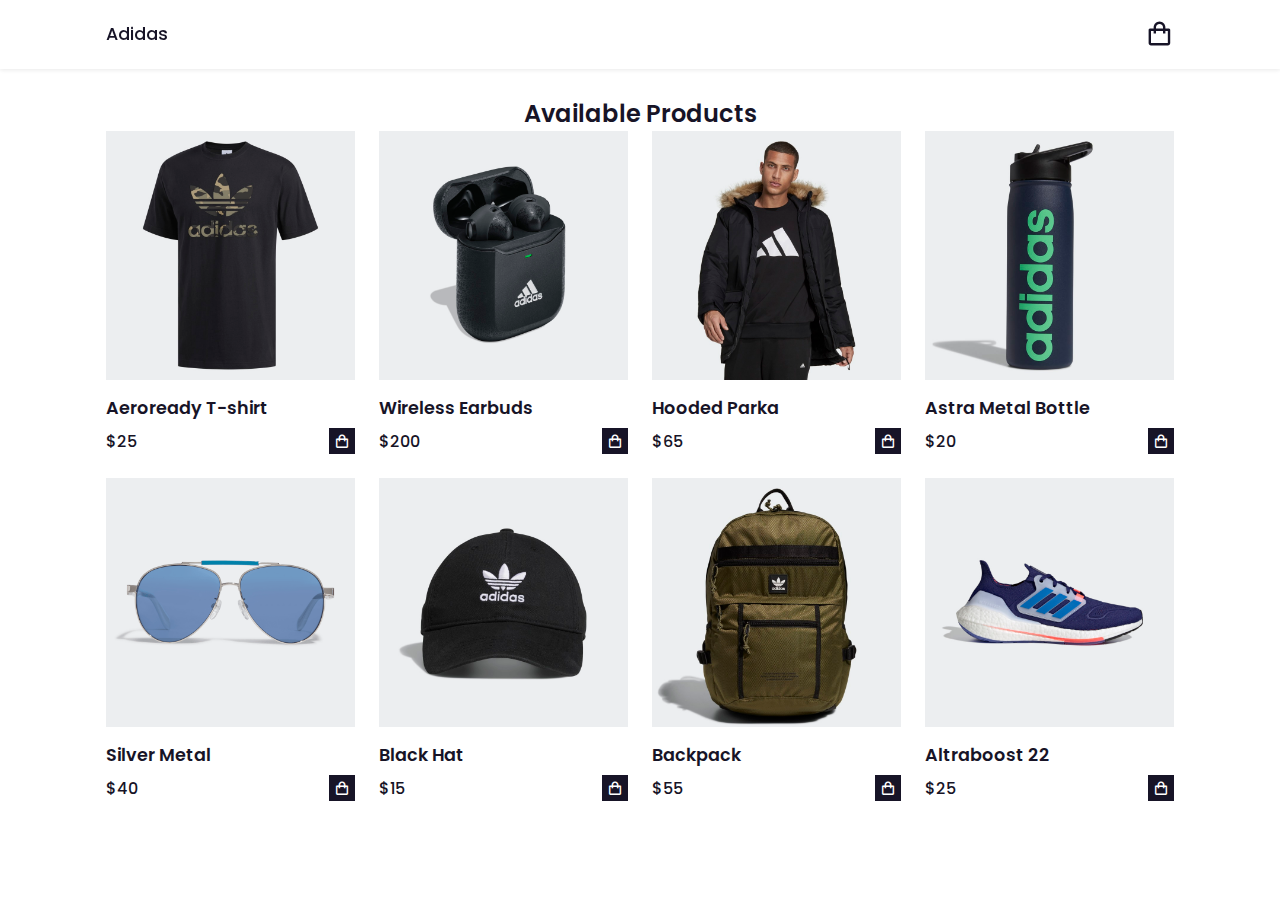
<file: addidas-cart/index.html>
<!DOCTYPE html>
<html lang="en">
<head>
    <meta charset="UTF-8">
    <meta name="viewport" content="width=device-width, initial-scale=1.0">
    <meta name="author" content="Deepak Kumar">
    <meta name="description" content="limited list of Adidas Product">
    <title>Adidas Product Showcase & Cart</title>
    <link rel="stylesheet" href="./style.css">
    <link href='https://unpkg.com/boxicons@2.1.4/css/boxicons.min.css' rel='stylesheet'>
</head>
<body>
    <header>
        <div class="nav container">
            <a href="#" class="logo"><span style="font-weight: 500;">Adidas</span></a>
            <i class='bx bx-shopping-bag' id="cart-icon"></i>
            <div class="cart">
                <h2 class="cart-title">Your Cart</h2>
                <div class="cart-content"></div>
                <div class="total">
                    <div class="total-title">Total</div>
                    <div class="total-price">$0</div>
                </div>
                <button type="button" class="btn-buy">Buy Now</button>
                <i class='bx bx-x' id="close-cart"></i>
            </div>
        </div>
    </header>
    <section class="shop container">
        <h3 class="section-title">Available Products</h2>
        <div class="shop-content">
            <div class="product-box">
                <img src="./img/product1.jpg" alt="Aeroready T-shirt" class="product-img">
                <h4 class="product-title">Aeroready T-shirt</h4>
                <span class="price">$25</span>
                <i class='bx bx-shopping-bag add-cart'></i>
            </div>
            <div class="product-box">
                <img src="./img/product2.jpg" alt="Wireless Earbuds" class="product-img">
                <h4 class="product-title">Wireless Earbuds</h4>
                <span class="price">$200</span>
                <i class='bx bx-shopping-bag add-cart'></i>
            </div>
            <div class="product-box">
                <img src="./img/product3.jpg" alt="Hooded Parka" class="product-img">
                <h4 class="product-title">Hooded Parka</h4>
                <span class="price">$65</span>
                <i class='bx bx-shopping-bag add-cart'></i>
            </div>
            <div class="product-box">
                <img src="./img/product4.jpg" alt="Astra Metal Bottle" class="product-img">
                <h4 class="product-title">Astra Metal Bottle</h4>
                <span class="price">$20</span>
                <i class='bx bx-shopping-bag add-cart'></i>
            </div>
            <div class="product-box">
                <img src="./img/product5.jpg" alt="Silver Metal" class="product-img">
                <h4 class="product-title">Silver Metal</h4>
                <span class="price">$40</span>
                <i class='bx bx-shopping-bag add-cart'></i>
            </div>
            <div class="product-box">
                <img src="./img/product6.jpg" alt="Black Hat" class="product-img">
                <h4 class="product-title">Black Hat</h4>
                <span class="price">$15</span>
                <i class='bx bx-shopping-bag add-cart'></i>
            </div>
            <div class="product-box">
                <img src="./img/product7.jpg" alt="BackPack" class="product-img">
                <h4 class="product-title">Backpack</h4>
                <span class="price">$55</span>
                <i class='bx bx-shopping-bag add-cart'></i>
            </div>
            <div class="product-box">
                <img src="./img/product8.jpg" alt="Altraboost 22" class="product-img">
                <h4 class="product-title">Altraboost 22</h4>
                <span class="price">$25</span>
                <i class='bx bx-shopping-bag add-cart'></i>
            </div>
        </div>
    </section>
<script type="module" src="script.js"></script>
</body>
</html>
</file>
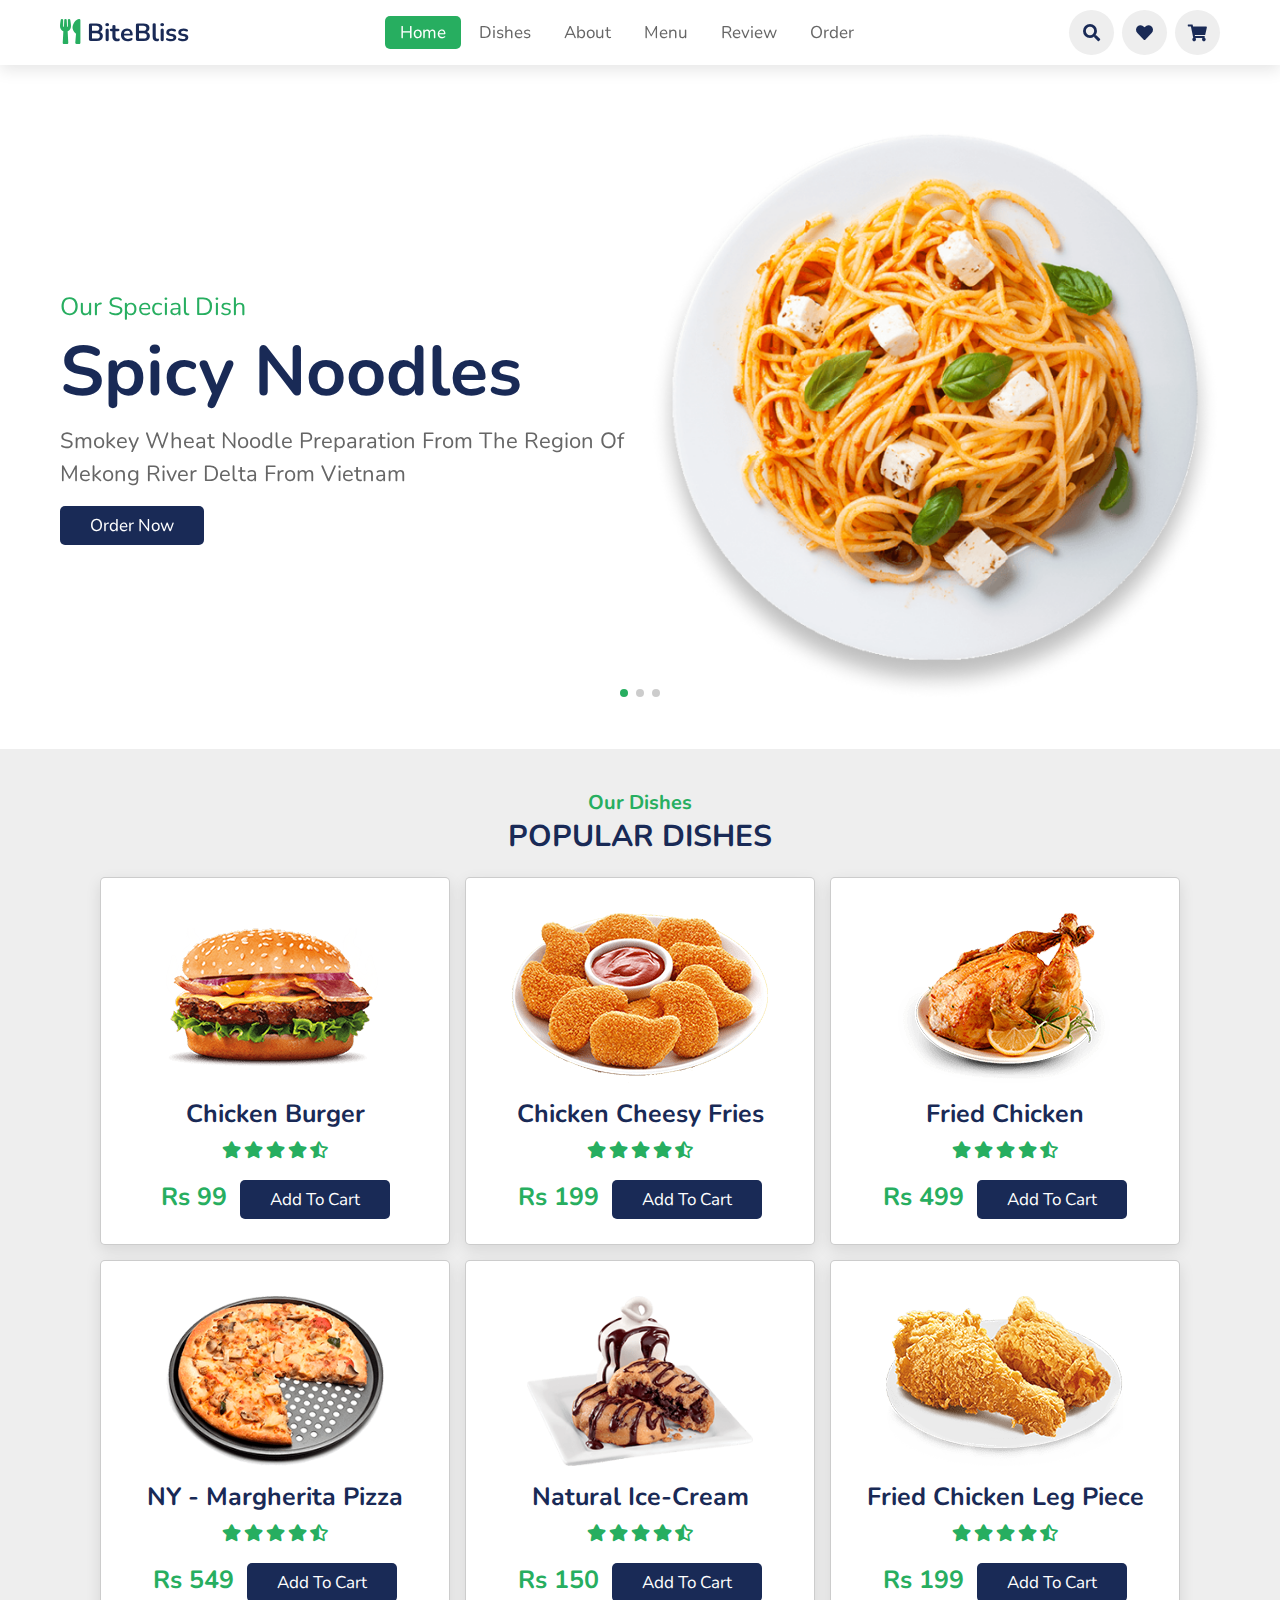
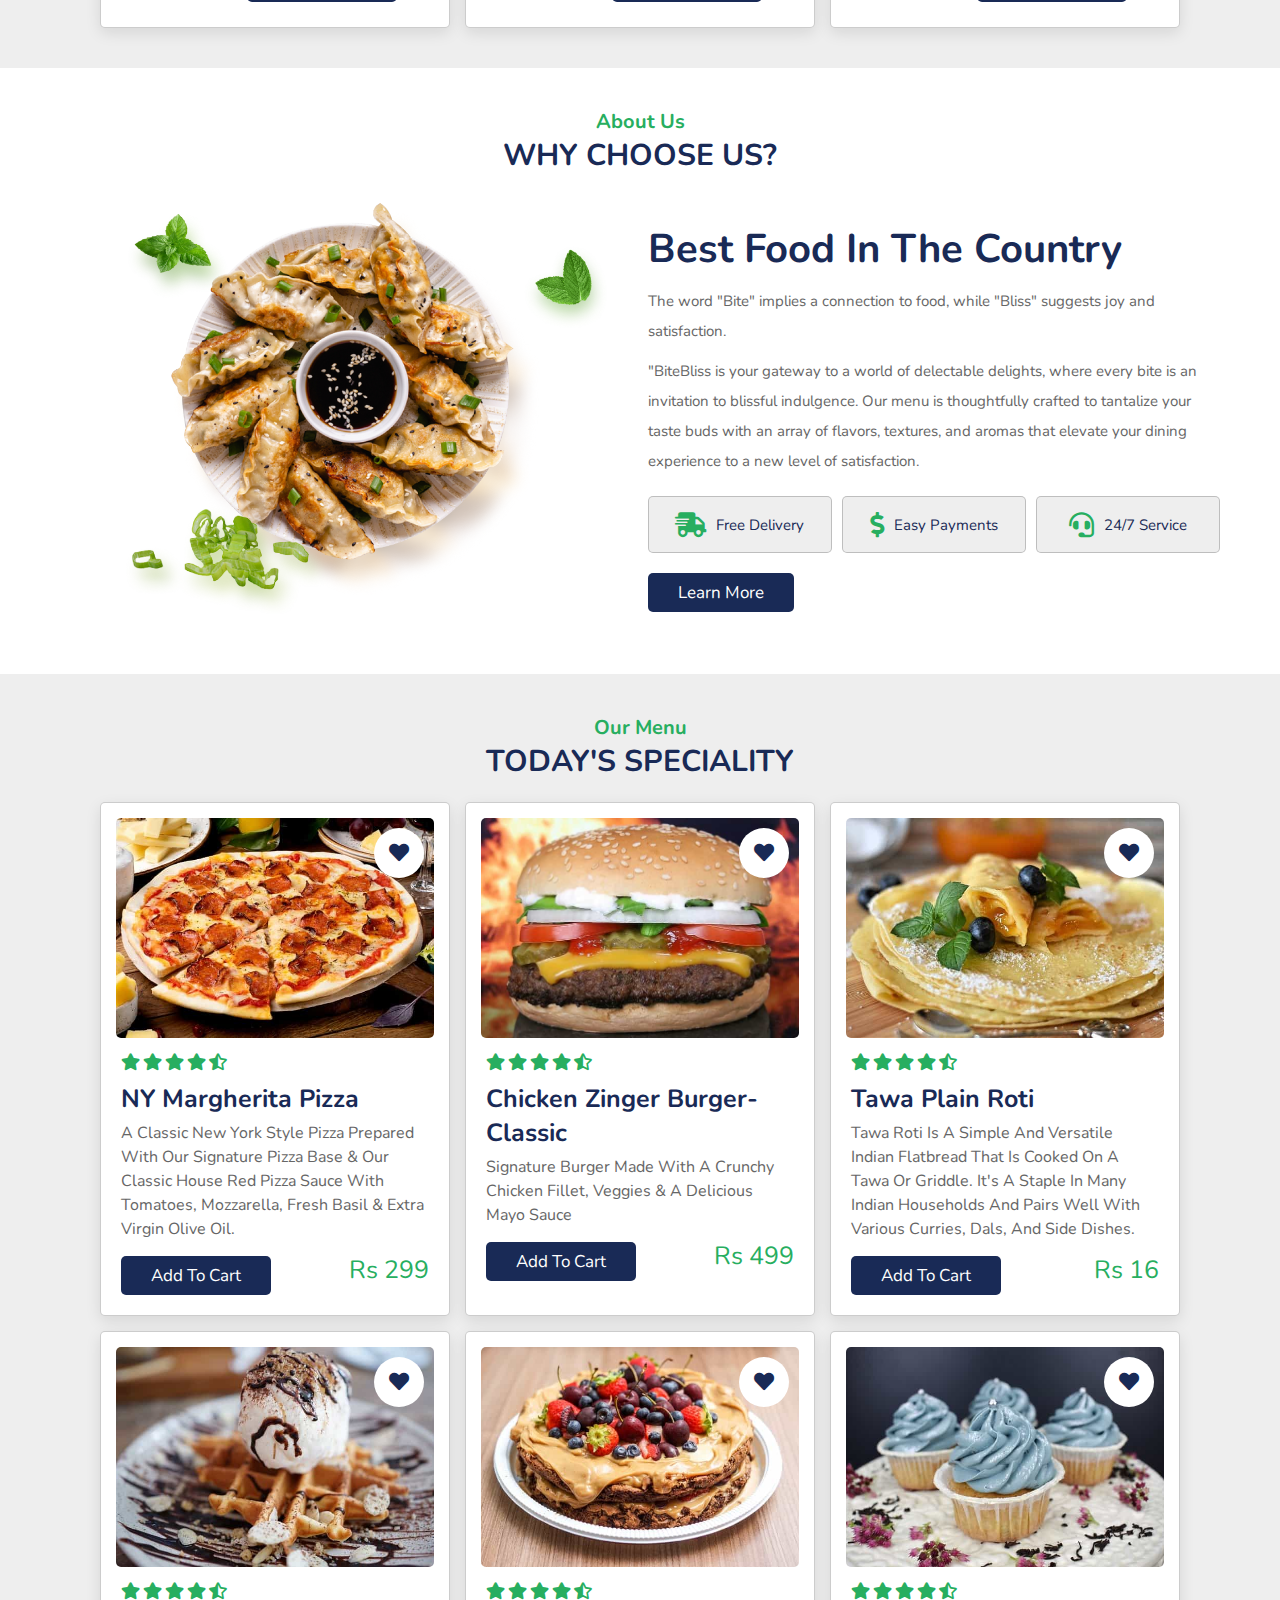
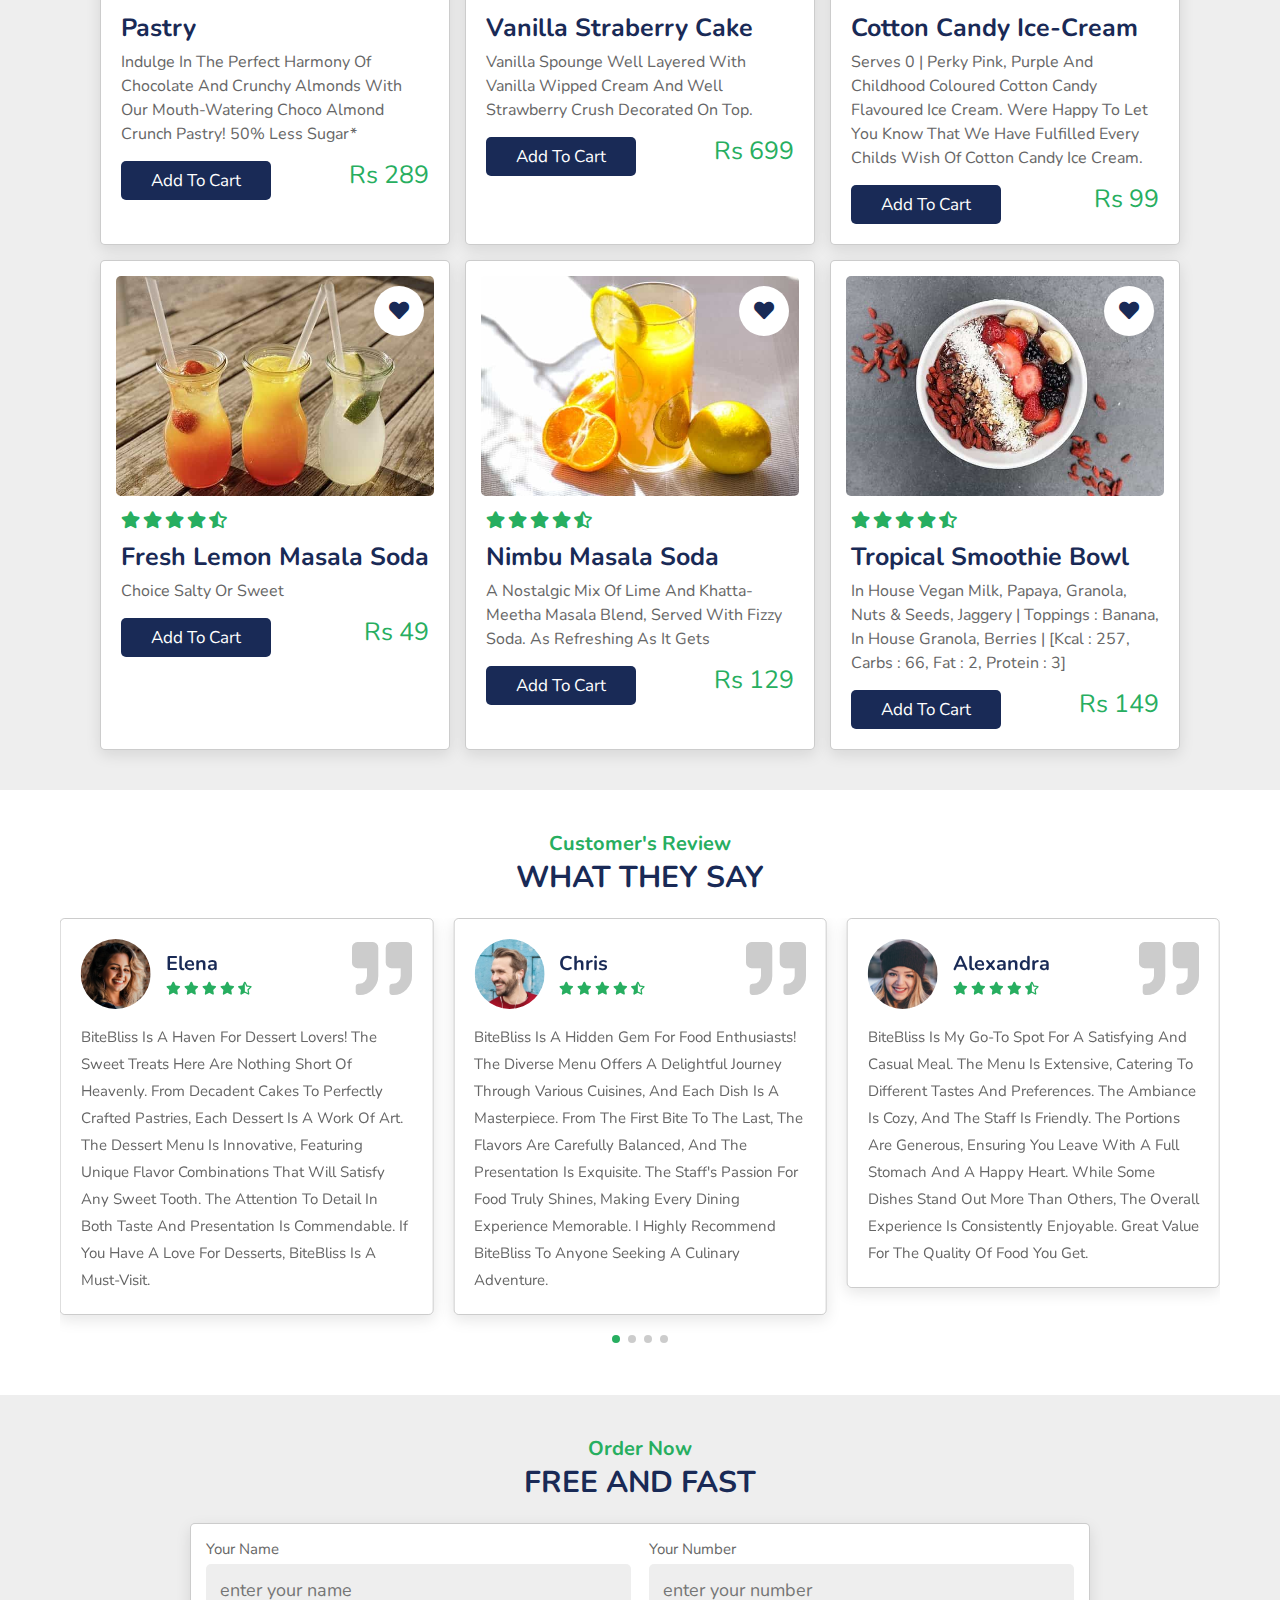
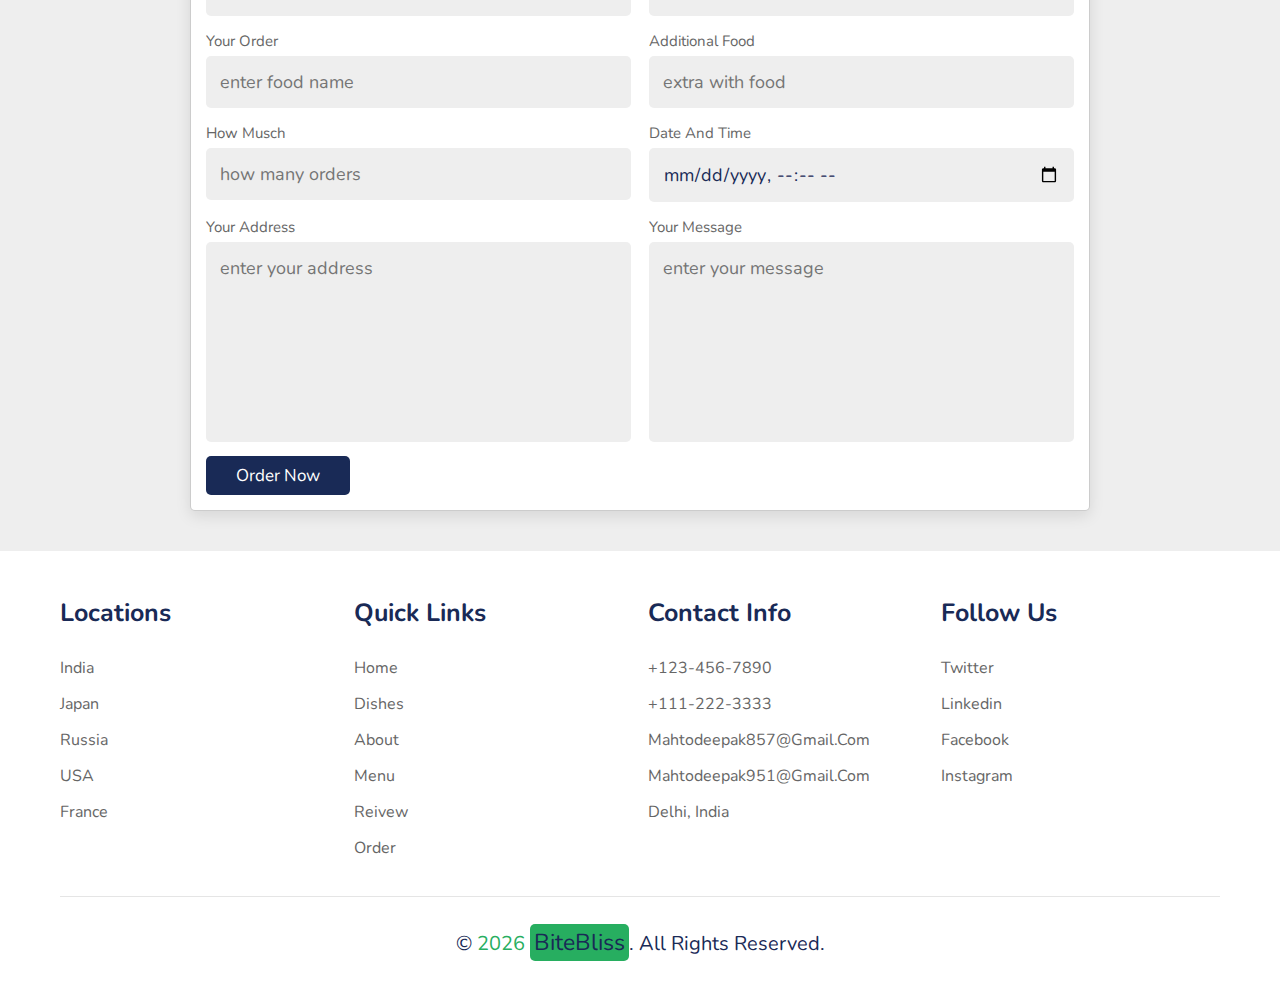
<file: bite-bliss/index.html>
<!DOCTYPE html>
<html lang="en">
<head>
    <meta charset="UTF-8">
    <meta http-equiv="X-UA-Compatible" content="IE=edge">
    <meta name="viewport" content="width=device-width, initial-scale=1.0">
    <meta name="author" content="Deepak Kumar">
    <meta name="description" content=""Discover culinary ecstasy at BiteBliss, where every bite is a journey into flavor nirvana. Explore a diverse menu crafted with passion, offering a symphony of international cuisines. ">
    <title>Home | BiteBliss</title>
    <link rel="stylesheet" href="https://unpkg.com/swiper/swiper-bundle.min.css" />
    <link rel="stylesheet" href="https://cdnjs.cloudflare.com/ajax/libs/font-awesome/5.15.3/css/all.min.css">
    <link rel="stylesheet" href="css/style.css">
</head>
<body>
<header>
    <section class="flex">
        <a href="#" class="logo"><i class="fas fa-utensils"></i> BiteBliss</a>
        <nav class="navbar">
            <a class="active" href="#home">home</a>
            <a href="#dishes">dishes</a>
            <a href="#about">about</a>
            <a href="#menu">menu</a>
            <a href="#review">review</a>
            <a href="#order">order</a>
        </nav>
        <div class="icons">
            <i class="fas fa-bars" id="menu-bars"></i>
            <i class="fas fa-search" id="search-icon"></i>
            <a href="#" class="fas fa-heart"></a>
            <a href="#" class="fas fa-shopping-cart"></a>
        </div>
    </section>
</header>
<form action="" id="search-form">
    <input type="search" placeholder="search here..." name="" id="search-box">
    <label for="search-box" class="fas fa-search"></label>
    <i class="fas fa-times" id="close"></i>
</form>
<div class="container">
    <section class="home" id="home">
        <div class="swiper home-slider">
            <div class="swiper-wrapper">
                <div class="swiper-slide slide">
                    <div class="content">
                        <span>our special dish</span>
                        <h3>spicy noodles</h3>
                        <p>Smokey wheat noodle preparation from the region of Mekong river delta from Vietnam</p>
                        <a href="#" class="btn">order now</a>
                    </div>
                    <div class="image">
                        <img src="images/home-img-1.png" alt="">
                    </div>
                </div>
                <div class="swiper-slide slide">
                    <div class="content">
                        <span>our special dish</span>
                        <h3>fried chicken</h3>
                        <p>Panko Crumbed Fried Chicken with Spicy Buffalo Sauce</p>
                        <a href="#" class="btn">order now</a>
                    </div>
                    <div class="image">
                        <img src="images/home-img-2.png" alt="">
                    </div>
                </div>
                <div class="swiper-slide slide">
                    <div class="content">
                        <span>our special dish</span>
                        <h3>hot pizza</h3>
                        <p>Must Try - Chicken Tikka, BBQ Chicken & Mexican Red Paprika freshly baked Pizza with home made peri-peri Sauce sprinkled with 100% mozarella cheese and served with inhouse Chilli flakes & Oregano seasoning</p>
                        <a href="#" class="btn">order now</a>
                    </div>
                    <div class="image">
                        <img src="images/home-img-3.png" alt="">
                    </div>
                </div>
            </div>
            <div class="swiper-pagination"></div>
        </div>
    </section>
</div>
<div class="container">
    <section class="dishes" id="dishes">
        <h3 class="sub-heading"> our dishes </h3>
        <h1 class="heading"> popular dishes </h1>
        <div class="box-container">
            <div class="box">
                <a href="#" class="fas fa-heart"></a>
                <a href="#" class="fas fa-eye"></a>
                <img src="images/dish-1.png" alt="Burger">
                <h3>Chicken Burger</h3>
                <div class="stars">
                    <i class="fas fa-star"></i>
                    <i class="fas fa-star"></i>
                    <i class="fas fa-star"></i>
                    <i class="fas fa-star"></i>
                    <i class="fas fa-star-half-alt"></i>
                </div>
                <span>Rs 99</span>
                <a href="#" class="btn">add to cart</a>
            </div>
            <div class="box">
                <a href="#" class="fas fa-heart"></a>
                <a href="#" class="fas fa-eye"></a>
                <img src="images/dish-2.png" alt="chicken">
                <h3>Chicken Cheesy Fries</h3>
                <div class="stars">
                    <i class="fas fa-star"></i>
                    <i class="fas fa-star"></i>
                    <i class="fas fa-star"></i>
                    <i class="fas fa-star"></i>
                    <i class="fas fa-star-half-alt"></i>
                </div>
                <span>rs 199</span>
                <a href="#" class="btn">add to cart</a>
            </div>
            <div class="box">
                <a href="#" class="fas fa-heart"></a>
                <a href="#" class="fas fa-eye"></a>
                <img src="images/dish-3.png" alt="Chicken">
                <h3>Fried Chicken</h3>
                <div class="stars">
                    <i class="fas fa-star"></i>
                    <i class="fas fa-star"></i>
                    <i class="fas fa-star"></i>
                    <i class="fas fa-star"></i>
                    <i class="fas fa-star-half-alt"></i>
                </div>
                <span>Rs 499</span>
                <a href="#" class="btn">add to cart</a>
            </div>
            <div class="box">
                <a href="#" class="fas fa-heart"></a>
                <a href="#" class="fas fa-eye"></a>
                <img src="images/dish-4.png" alt="pizza">
                <h3>NY - Margherita Pizza</h3>
                <div class="stars">
                    <i class="fas fa-star"></i>
                    <i class="fas fa-star"></i>
                    <i class="fas fa-star"></i>
                    <i class="fas fa-star"></i>
                    <i class="fas fa-star-half-alt"></i>
                </div>
                <span>rs 549</span>
                <a href="#" class="btn">add to cart</a>
            </div>
            <div class="box">
                <a href="#" class="fas fa-heart"></a>
                <a href="#" class="fas fa-eye"></a>
                <img src="images/dish-5.png" alt="ice-cream">
                <h3>Natural Ice-Cream</h3>
                <div class="stars">
                    <i class="fas fa-star"></i>
                    <i class="fas fa-star"></i>
                    <i class="fas fa-star"></i>
                    <i class="fas fa-star"></i>
                    <i class="fas fa-star-half-alt"></i>
                </div>
                <span>Rs 150</span>
                <a href="#" class="btn">add to cart</a>
            </div>
            <div class="box">
                <a href="#" class="fas fa-heart"></a>
                <a href="#" class="fas fa-eye"></a>
                <img src="images/dish-6.png" alt="chicken leg piece">
                <h3>Fried chicken leg piece</h3>
                <div class="stars">
                    <i class="fas fa-star"></i>
                    <i class="fas fa-star"></i>
                    <i class="fas fa-star"></i>
                    <i class="fas fa-star"></i>
                    <i class="fas fa-star-half-alt"></i>
                </div>
                <span>Rs 199</span>
                <a href="#" class="btn">add to cart</a>
            </div>
        </div>
    </section>
</div>
<div class="container">
    <section class="about" id="about">
        <h3 class="sub-heading"> about us </h3>
        <h1 class="heading"> why choose us? </h1>
        <div class="row">
            <div class="image">
                <img src="images/about-img.png" alt="">
            </div>
            <div class="content">
                <h3>best food in the country</h3>
                <p>The word "Bite" implies a connection to food, while "Bliss" suggests joy and satisfaction.</p>
                <p>"BiteBliss is your gateway to a world of delectable delights, where every bite is an invitation to blissful indulgence. Our menu is thoughtfully crafted to tantalize your taste buds with an array of flavors, textures, and aromas that elevate your dining experience to a new level of satisfaction.
                </p>
                <div class="icons-container">
                    <div class="icons">
                        <i class="fas fa-shipping-fast"></i>
                        <span>free delivery</span>
                    </div>
                    <div class="icons">
                        <i class="fas fa-dollar-sign"></i>
                        <span>easy payments</span>
                    </div>
                    <div class="icons">
                        <i class="fas fa-headset"></i>
                        <span>24/7 service</span>
                    </div>
                </div>
                <a href="#" class="btn">learn more</a>
            </div>
        </div>
    </section>
</div>
<div class="container">
    <section class="menu" id="menu">
        <h3 class="sub-heading"> our menu </h3>
        <h1 class="heading"> today's speciality </h1>
        <div class="box-container">
            <div class="box">
                <div class="image">
                    <img src="images/menu-1.jpg" alt="pizza">
                    <a href="#" class="fas fa-heart"></a>
                </div>
                <div class="content">
                    <div class="stars">
                        <i class="fas fa-star"></i>
                        <i class="fas fa-star"></i>
                        <i class="fas fa-star"></i>
                        <i class="fas fa-star"></i>
                        <i class="fas fa-star-half-alt"></i>
                    </div>
                    <h3>NY Margherita Pizza</h3>
                    <p>A Classic New York Style Pizza Prepared with our signature pizza base & our classic house red pizza sauce with Tomatoes, Mozzarella, Fresh Basil & Extra Virgin Olive Oil.</p>
                    <div class="p-container">
                        <a href="#" class="btn">add to cart</a>
                        <span class="price">rs 299</span>
                    </div>
                </div>
            </div>
            <div class="box">
                <div class="image">
                    <img src="images/menu-2.jpg" alt="Burger">
                    <a href="#" class="fas fa-heart"></a>
                </div>
                <div class="content">
                    <div class="stars">
                        <i class="fas fa-star"></i>
                        <i class="fas fa-star"></i>
                        <i class="fas fa-star"></i>
                        <i class="fas fa-star"></i>
                        <i class="fas fa-star-half-alt"></i>
                    </div>
                    <h3>Chicken Zinger Burger-Classic</h3>
                    <p>Signature burger made with a crunchy chicken fillet, veggies & a delicious mayo sauce</p>
                    <div class="p-container">
                        <a href="#" class="btn">add to cart</a>
                        <span class="price">rs 499</span>
                    </div>
                </div>
            </div>
            <div class="box">
                <div class="image">
                    <img src="images/menu-3.jpg" alt="Chapattis">
                    <a href="#" class="fas fa-heart"></a>
                </div>
                <div class="content">
                    <div class="stars">
                        <i class="fas fa-star"></i>
                        <i class="fas fa-star"></i>
                        <i class="fas fa-star"></i>
                        <i class="fas fa-star"></i>
                        <i class="fas fa-star-half-alt"></i>
                    </div>
                    <h3>tawa plain roti</h3>
                    <p>Tawa roti is a simple and versatile indian flatbread that is cooked on a tawa or griddle. It's a staple in many indian households and pairs well with various curries, dals, and side dishes.</p>
                    <div class="p-container">
                        <a href="#" class="btn">add to cart</a>
                        <span class="price">rs 16</span>
                    </div>
                </div>
            </div>
            <div class="box">
                <div class="image">
                    <img src="images/menu-4.jpg" alt="desert">
                    <a href="#" class="fas fa-heart"></a>
                </div>
                <div class="content">
                    <div class="stars">
                        <i class="fas fa-star"></i>
                        <i class="fas fa-star"></i>
                        <i class="fas fa-star"></i>
                        <i class="fas fa-star"></i>
                        <i class="fas fa-star-half-alt"></i>
                    </div>
                    <h3>pastry</h3>
                    <p>Indulge in the perfect harmony of chocolate and crunchy almonds with our mouth-watering Choco Almond Crunch Pastry! 50% Less Sugar*</p>
                    <div class="p-container">
                        <a href="#" class="btn">add to cart</a>
                        <span class="price">rs 289</span>
                    </div>
                </div>
            </div>
            <div class="box">
                <div class="image">
                    <img src="images/menu-5.jpg" alt="cake">
                    <a href="#" class="fas fa-heart"></a>
                </div>
                <div class="content">
                    <div class="stars">
                        <i class="fas fa-star"></i>
                        <i class="fas fa-star"></i>
                        <i class="fas fa-star"></i>
                        <i class="fas fa-star"></i>
                        <i class="fas fa-star-half-alt"></i>
                    </div>
                    <h3>vanilla straberry cake</h3>
                    <p>Vanilla spounge well layered with vanilla wipped cream and well strawberry crush decorated on top.</p>
                    <div class="p-container">
                        <a href="#" class="btn">add to cart</a>
                        <span class="price">rs 699</span>
                    </div>
                </div>
            </div>
            <div class="box">
                <div class="image">
                    <img src="images/menu-6.jpg" alt="ice-cream">
                    <a href="#" class="fas fa-heart"></a>
                </div>
                <div class="content">
                    <div class="stars">
                        <i class="fas fa-star"></i>
                        <i class="fas fa-star"></i>
                        <i class="fas fa-star"></i>
                        <i class="fas fa-star"></i>
                        <i class="fas fa-star-half-alt"></i>
                    </div>
                    <h3>cotton candy ice-cream</h3>
                    <p>Serves 0 | Perky pink, purple and childhood coloured cotton candy flavoured ice cream. Were happy to let you know that we have fulfilled every childs wish of cotton candy ice cream.</p>
                    <div class="p-container">
                        <a href="#" class="btn">add to cart</a>
                        <span class="price">rs 99</span>
                    </div>
                </div>
            </div>
            <div class="box">
                <div class="image">
                    <img src="images/menu-7.jpg" alt="soda">
                    <a href="#" class="fas fa-heart"></a>
                </div>
                <div class="content">
                    <div class="stars">
                        <i class="fas fa-star"></i>
                        <i class="fas fa-star"></i>
                        <i class="fas fa-star"></i>
                        <i class="fas fa-star"></i>
                        <i class="fas fa-star-half-alt"></i>
                    </div>
                    <h3>Fresh Lemon Masala soda</h3>
                    <p>Choice Salty Or Sweet</p>
                    <div class="p-container">
                        <a href="#" class="btn">add to cart</a>
                        <span class="price">rs 49</span>
                    </div>
                </div>
            </div>
            <div class="box">
                <div class="image">
                    <img src="images/menu-8.jpg" alt="nimbu">
                    <a href="#" class="fas fa-heart"></a>
                </div>
                <div class="content">
                    <div class="stars">
                        <i class="fas fa-star"></i>
                        <i class="fas fa-star"></i>
                        <i class="fas fa-star"></i>
                        <i class="fas fa-star"></i>
                        <i class="fas fa-star-half-alt"></i>
                    </div>
                    <h3>nimbu masala soda</h3>
                    <p>A nostalgic mix of lime and khatta-meetha masala blend, served with fizzy soda. As refreshing as it gets</p>
                    <div class="p-container">
                        <a href="#" class="btn">add to cart</a>
                        <span class="price">rs 129</span>
                    </div>
                </div>
            </div>
            <div class="box">
                <div class="image">
                    <img src="images/menu-9.jpg" alt="oats">
                    <a href="#" class="fas fa-heart"></a>
                </div>
                <div class="content">
                    <div class="stars">
                        <i class="fas fa-star"></i>
                        <i class="fas fa-star"></i>
                        <i class="fas fa-star"></i>
                        <i class="fas fa-star"></i>
                        <i class="fas fa-star-half-alt"></i>
                    </div>
                    <h3>Tropical smoothie bowl</h3>
                    <p>In house vegan milk, papaya, granola, nuts & seeds, jaggery | toppings : banana, in house granola, berries | [kcal : 257, carbs : 66, fat : 2, protein : 3]</p>
                    <div class="p-container">
                        <a href="#" class="btn">add to cart</a>
                        <span class="price">rs 149</span>
                    </div>
                </div>
            </div>
        </div>
    </section>
</div>
<div class="container">
    <section class="review" id="review">
        <h3 class="sub-heading"> customer's review </h3>
        <h1 class="heading"> what they say </h1>
        <div class="swiper review-slider">
            <div class="swiper-wrapper">
                <div class="swiper-slide slide">
                    <i class="fas fa-quote-right"></i>
                    <div class="user">
                        <img src="images/pic-1.png" alt="Alexandra">
                        <div class="user-info">
                            <h3>Chris</h3>
                            <div class="stars">
                                <i class="fas fa-star"></i>
                                <i class="fas fa-star"></i>
                                <i class="fas fa-star"></i>
                                <i class="fas fa-star"></i>
                                <i class="fas fa-star-half-alt"></i>
                            </div>
                        </div>
                    </div>
                    <p>BiteBliss is a hidden gem for food enthusiasts! The diverse menu offers a delightful journey through various cuisines, and each dish is a masterpiece. From the first bite to the last, the flavors are carefully balanced, and the presentation is exquisite. The staff's passion for food truly shines, making every dining experience memorable. I highly recommend BiteBliss to anyone seeking a culinary adventure.</p>
                </div>
                <div class="swiper-slide slide">
                    <i class="fas fa-quote-right"></i>
                    <div class="user">
                        <img src="images/pic-2.png" alt="chris">
                        <div class="user-info">
                            <h3>Alexandra</h3>
                            <div class="stars">
                                <i class="fas fa-star"></i>
                                <i class="fas fa-star"></i>
                                <i class="fas fa-star"></i>
                                <i class="fas fa-star"></i>
                                <i class="fas fa-star-half-alt"></i>
                            </div>
                        </div>
                    </div>
                    <p>BiteBliss is my go-to spot for a satisfying and casual meal. The menu is extensive, catering to different tastes and preferences. The ambiance is cozy, and the staff is friendly. The portions are generous, ensuring you leave with a full stomach and a happy heart. While some dishes stand out more than others, the overall experience is consistently enjoyable. Great value for the quality of food you get.</p>
                </div>
                <div class="swiper-slide slide">
                    <i class="fas fa-quote-right"></i>
                    <div class="user">
                        <img src="images/pic-3.png" alt="David">
                        <div class="user-info">
                            <h3>David</h3>
                            <div class="stars">
                                <i class="fas fa-star"></i>
                                <i class="fas fa-star"></i>
                                <i class="fas fa-star"></i>
                                <i class="fas fa-star"></i>
                                <i class="fas fa-star-half-alt"></i>
                            </div>
                        </div>
                    </div>
                    <p>BiteBliss has become my preferred spot for business lunches. The atmosphere is professional yet relaxed, making it conducive to discussions. The lunch menu offers a range of options, from quick bites to more substantial meals. The service is efficient, allowing for a timely meal without feeling rushed. While the menu is diverse, I appreciate the inclusion of healthier choices. A reliable choice for a productive and enjoyable lunch meeting.p>
                </div>
                <div class="swiper-slide slide">
                    <i class="fas fa-quote-right"></i>
                    <div class="user">
                        <img src="images/pic-4.png" alt="elena">
                        <div class="user-info">
                            <h3>Elena</h3>
                            <div class="stars">
                                <i class="fas fa-star"></i>
                                <i class="fas fa-star"></i>
                                <i class="fas fa-star"></i>
                                <i class="fas fa-star"></i>
                                <i class="fas fa-star-half-alt"></i>
                            </div>
                        </div>
                    </div>
                    <p>BiteBliss is a haven for dessert lovers! The sweet treats here are nothing short of heavenly. From decadent cakes to perfectly crafted pastries, each dessert is a work of art. The dessert menu is innovative, featuring unique flavor combinations that will satisfy any sweet tooth. The attention to detail in both taste and presentation is commendable. If you have a love for desserts, BiteBliss is a must-visit.</p>
                </div>
            </div>
            <div class="swiper-pagination"></div>
        </div>
    </section>
</div>
<div class="container">
    <section class="order" id="order">
        <h3 class="sub-heading"> order now </h3>
        <h1 class="heading"> free and fast </h1>
        <form action="">
            <div class="inputBox">
                <div class="input">
                    <span>your name</span>
                    <input type="text" placeholder="enter your name">
                </div>
                <div class="input">
                    <span>your number</span>
                    <input type="number" placeholder="enter your number">
                </div>
            </div>
            <div class="inputBox">
                <div class="input">
                    <span>your order</span>
                    <input type="text" placeholder="enter food name">
                </div>
                <div class="input">
                    <span>additional food</span>
                    <input type="test" placeholder="extra with food">
                </div>
            </div>
            <div class="inputBox">
                <div class="input">
                    <span>how musch</span>
                    <input type="number" placeholder="how many orders">
                </div>
                <div class="input">
                    <span>date and time</span>
                    <input type="datetime-local">
                </div>
            </div>
            <div class="inputBox">
                <div class="input">
                    <span>your address</span>
                    <textarea name="" placeholder="enter your address" id="" cols="30" rows="10"></textarea>
                </div>
                <div class="input">
                    <span>your message</span>
                    <textarea name="" placeholder="enter your message" id="" cols="30" rows="10"></textarea>
                </div>
            </div>
            <input type="submit" value="order now" class="btn">
        </form>
    </section>
</div>
<div class="container">
    <section class="footer">
        <div class="box-container">
            <div class="box">
                <h3>locations</h3>
                <a href="#">india</a>
                <a href="#">japan</a>
                <a href="#">russia</a>
                <a href="#">USA</a>
                <a href="#">france</a>
            </div>
            <div class="box">
                <h3>quick links</h3>
                <a href="#">home</a>
                <a href="#">dishes</a>
                <a href="#">about</a>
                <a href="#">menu</a>
                <a href="#">reivew</a>
                <a href="#">order</a>
            </div>
            <div class="box">
                <h3>contact info</h3>
                <a href="#">+123-456-7890</a>
                <a href="#">+111-222-3333</a>
                <a href="#">mahtodeepak857@gmail.com</a>
                <a href="#">mahtodeepak951@gmail.com</a>
                <a href="#">Delhi, India</a>
            </div>
            <div class="box">
                <h3>follow us</h3>
                <a href="#">twitter</a>
                <a href="#">linkedin</a>
                <a href="#">facebook</a>
                <a href="#">instagram</a>
            </div>
        </div>
        <div class="credit"> &copy; <span id="year"></span> <span id="title">BiteBliss</span>. All rights reserved. </div>
    </section>
</div>
<script src="https://unpkg.com/swiper/swiper-bundle.min.js"></script>
<script src="js/script.js"></script>
</body>
</html>
</file>
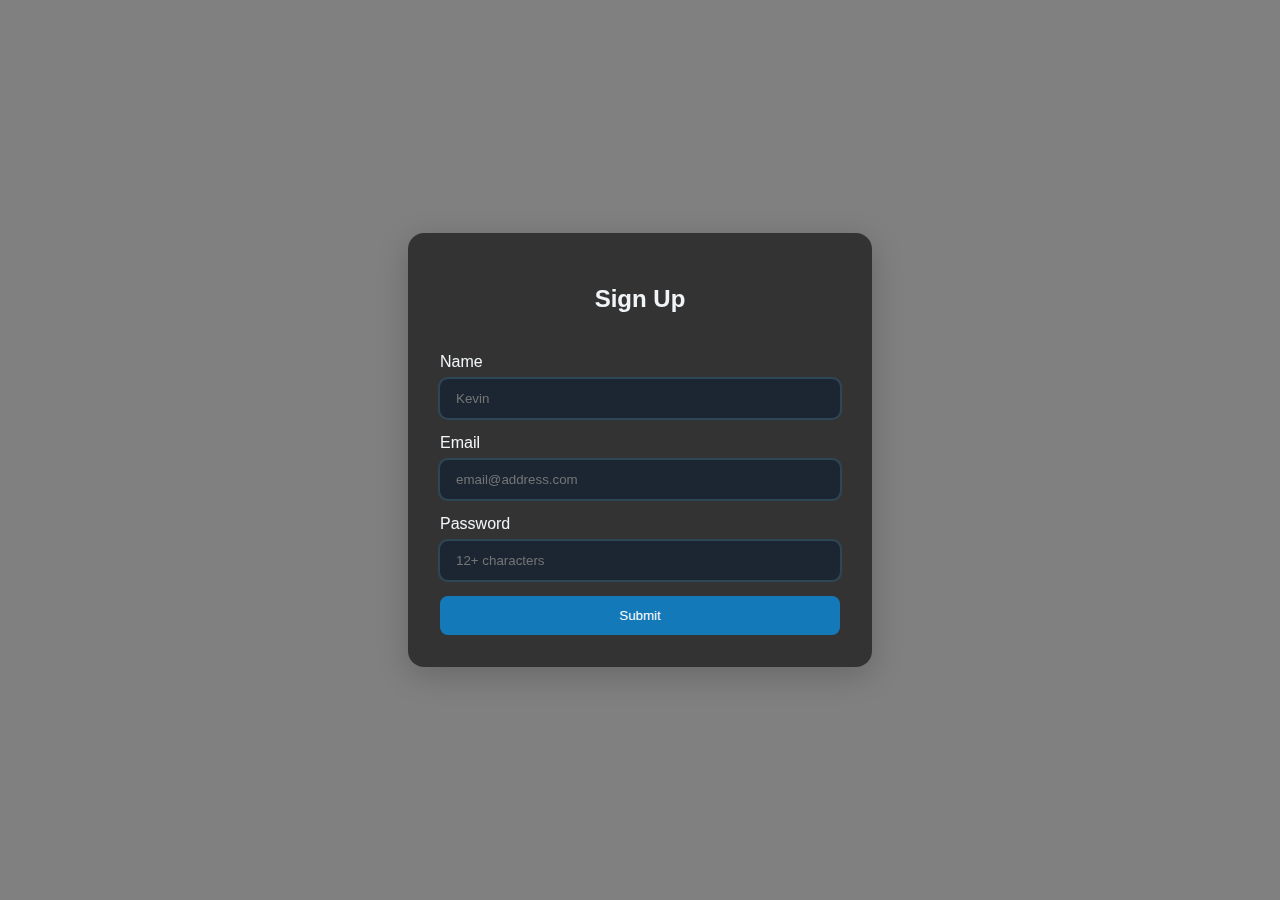
<file: fomrs/index.html>
<!DOCTYPE html>
<html lang="en">
  <head>
    <meta charset="UTF-8" />
    <meta name="viewport" content="width=device-width, initial-scale=1.0" />
    <title>Beautiful Form</title>
    <link rel="stylesheet" href="./style.css" />
  </head>
  <body>
    <div class="container">
      <form action="">
        <h2>Sign Up</h2>
        <div class="form-group">
          <label for="name">Name</label>
          <input required placeholder="Kevin" type="text" id="name" />
        </div>
        <div class="form-group">
          <label for="email">Email</label>
          <input
            required
            placeholder="email@address.com"
            type="email"
            id="email"
          />
        </div>
        <div class="form-group">
          <label for="password">Password</label>
          <input
            required
            placeholder="12+ characters"
            type="password"
            id="password"
            minlength="12"
          />
        </div>
        <button type="submit">Submit</button>
      </form>
    </div>
  </body>
</html>
</file>
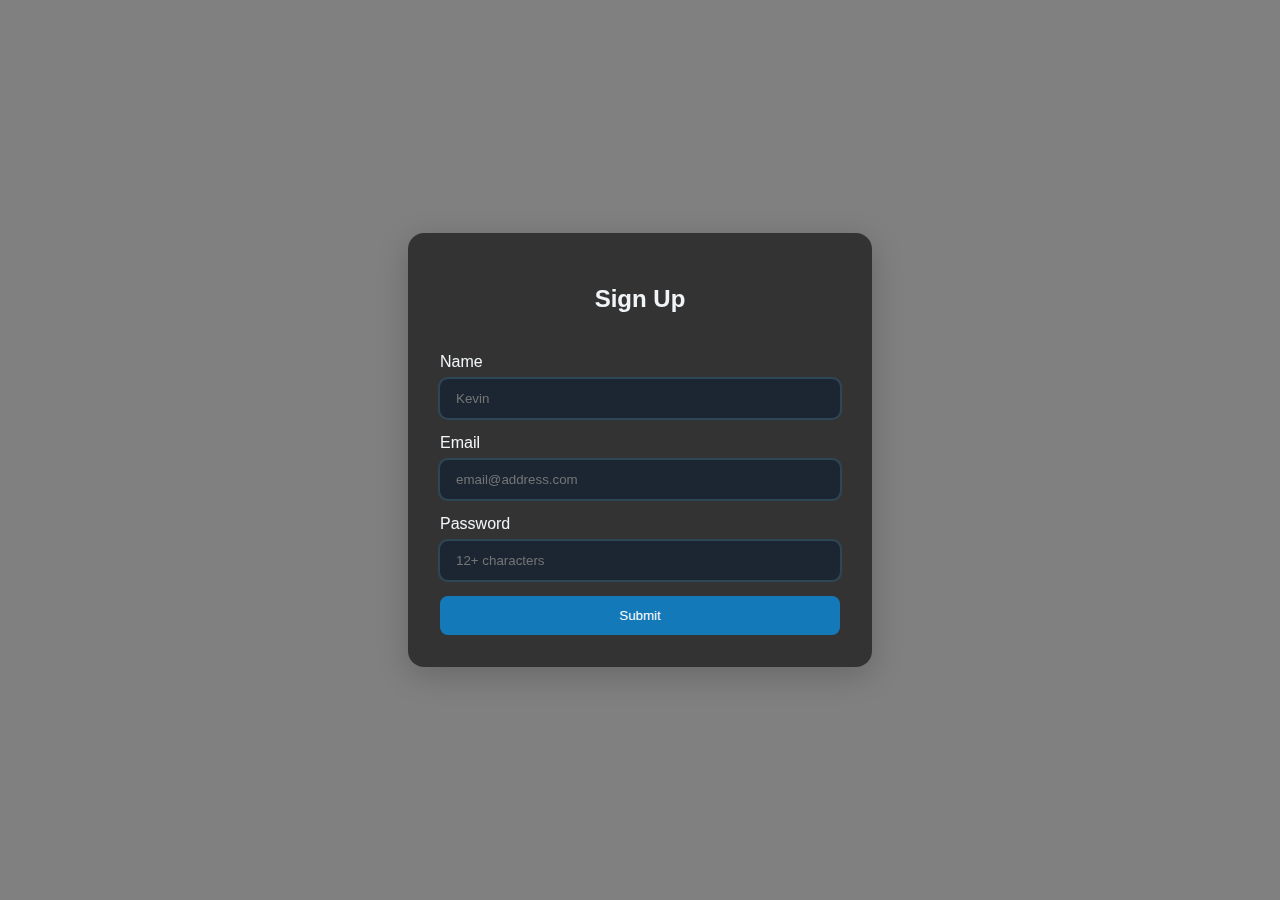
<file: form/index.html>
<!DOCTYPE html>
<html lang="en">
  <head>
    <meta charset="UTF-8" />
    <meta name="viewport" content="width=device-width, initial-scale=1.0" />
    <title>Beautiful Form</title>
    <link rel="stylesheet" href="./style.css" />
  </head>
  <body>
    <div class="container">
      <form action="">
        <h2>Sign Up</h2>
        <div class="form-group">
          <label for="name">Name</label>
          <input required placeholder="Kevin" type="text" id="name" />
        </div>
        <div class="form-group">
          <label for="email">Email</label>
          <input
            required
            placeholder="email@address.com"
            type="email"
            id="email"
          />
        </div>
        <div class="form-group">
          <label for="password">Password</label>
          <input
            required
            placeholder="12+ characters"
            type="password"
            id="password"
            minlength="12"
          />
        </div>
        <button type="submit">Submit</button>
      </form>
    </div>
  </body>
</html>
</file>
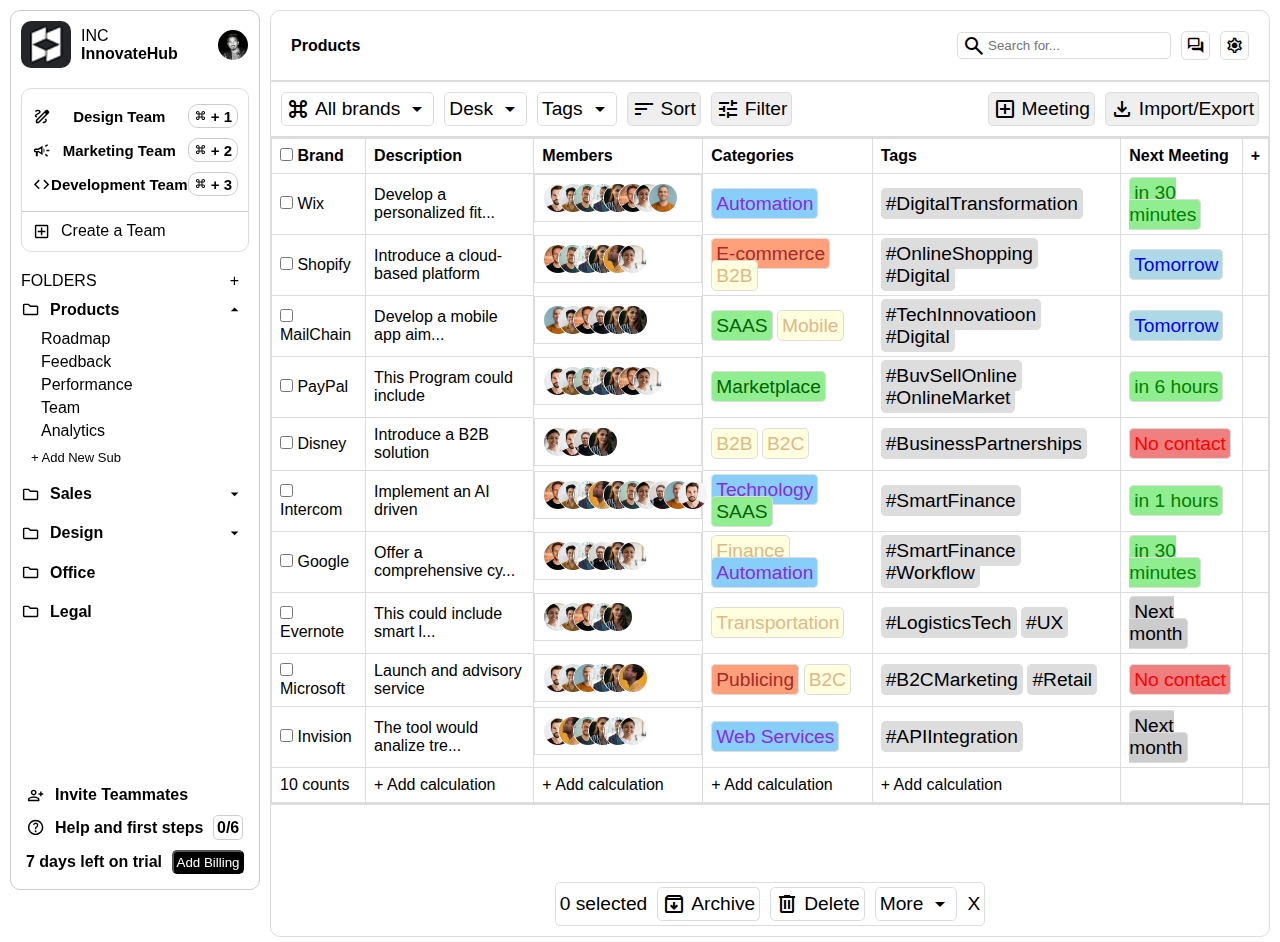
<file: innovate-hub/index.html>
<!DOCTYPE html>
<html lang="en">
  <head>
    <meta charset="UTF-8" />
    <meta name="viewport" content="width=device-width, initial-scale=1.0" />
    <link rel="stylesheet" href="style.css" />
    <title>InnovateHub</title>
  </head>
  <body>
    <!-- Sidebar -->
    <div class="sidebar">
      <!-- Company logo and User profile -->
      <section>
        <div class="logo-profile">
          <img
            class="company-logo"
            src="./assets/innovatehub.png"
            alt="Company Logo"
            width="50"
          />
          <div class="company-name">
            <span>INC</span>
            <span style="font-weight: bold">InnovateHub</span>
          </div>
          <img
            class="profile-image"
            src="./assets/d.jpg"
            alt="user_profile"
            width="30"
          />
        </div>
      </section>
      <!-- Team Container -->
      <section>
        <div class="team-container">
          <ul class="team-list">
            <li class="team-item">
              <span class="material-symbols-outlined"> draw </span>
              Design Team
              <div class="shortcut-key">
                <span class="material-symbols-outlined">
                  keyboard_command_key
                </span>
                + 1
              </div>
            </li>
            <li class="team-item">
              <span class="material-symbols-outlined"> campaign </span>
              Marketing Team
              <div class="shortcut-key">
                <span class="material-symbols-outlined">
                  keyboard_command_key
                </span>
                + 2
              </div>
            </li>
            <li class="team-item">
              <span class="material-symbols-outlined"> code </span> Development
              Team
              <div class="shortcut-key">
                <span class="material-symbols-outlined">
                  keyboard_command_key
                </span>
                + 3
              </div>
            </li>
          </ul>
          <div class="create-team">
            <span
              style="
                display: flex;
                flex-direction: row;
                justify-content: flex-start;
                align-items: flex-start;
                gap: 10px;
              "
              ><span class="material-symbols-outlined"> add_box </span> Create a
              Team</span
            >
          </div>
        </div>
      </section>
      <!-- Folder -->
      <section>
        <div class="folder">
          <div class="title">
            <p>FOLDERS</p>
            <p style="margin-right: 10px">+</p>
          </div>
          <div class="folder-title">
            <span class="material-symbols-outlined"> folder </span>
            Products
            <span class="material-symbols-outlined" style="margin-left: 6rem">
              arrow_drop_up
            </span>
          </div>
          <ul class="sub-folder">
            <li class="sub-folder-item">Roadmap</li>
            <li class="sub-folder-item">Feedback</li>
            <li class="sub-folder-item">Performance</li>
            <li class="sub-folder-item">Team</li>
            <li class="sub-folder-item">Analytics</li>
          </ul>
          <div style="font-size: small; margin: 10px">+ Add New Sub</div>
        </div>
        <div class="folder">
          <div class="folder-title">
            <span class="material-symbols-outlined"> folder </span>
            Sales
            <span class="material-symbols-outlined" style="margin-left: 7.7rem">
              arrow_drop_down
            </span>
          </div>
        </div>
        <div class="folder">
          <div class="folder-title">
            <span class="material-symbols-outlined"> folder </span>
            Design
            <span class="material-symbols-outlined" style="margin-left: 7rem">
              arrow_drop_down
            </span>
          </div>
        </div>
        <div class="folder">
          <div class="folder-title">
            <span class="material-symbols-outlined"> folder </span>
            Office
          </div>
        </div>
        <div class="folder">
          <div class="folder-title">
            <span class="material-symbols-outlined"> folder </span>
            Legal
          </div>
        </div>
      </section>
      <!-- Bottom Links -->
      <div class="bottom-links">
        <div class="bottom-info">
          <span class="material-symbols-outlined" style="font-size: 1.2rem">
            person_add
          </span>
          <span>Invite Teammates</span>
        </div>
        <div class="bottom-info">
          <span class="material-symbols-outlined" style="font-size: 1.2rem">
            help
          </span>
          <span>Help and first steps</span>
          <span
            style="border: 1px solid #ccc; padding: 2.5px; border-radius: 5px"
            >0/6</span
          >
        </div>
        <div class="bottom-info">
          <p>7 days left on trial</p>
          <button>Add Billing</button>
        </div>
      </div>
    </div>
    <!-- Main section -->
    <div class="main-section">
      <div class="section-container">
        <div class="section">
          <!-- First Section Content -->
          <div class="container first-section-content">
            <div class="products">Products</div>
            <div class="search-icons">
              <div class="search-bar">
                <span class="material-symbols-outlined search-bar-icon">
                  search
                </span>
                <input
                  type="text"
                  id="searchInput"
                  placeholder="Search for..."
                />
              </div>
              <div class="border">
                <span class="material-symbols-outlined padding-size">
                  forum
                </span>
              </div>
              <div class="border">
                <span class="material-symbols-outlined padding-size">
                  settings
                </span>
              </div>
            </div>
          </div>
        </div>
      </div>
      <div class="section-container">
        <div class="section">
          <div class="section-content">
            <!-- Second Section Content -->
            <div class="second-section-content">
              <div class="second-section-content-logo">
                <div class="border padding-size display-flex">
                  <span class="material-symbols-outlined">
                    keyboard_command_key </span
                  ><span>All brands</span>
                  <span class="material-symbols-outlined">
                    arrow_drop_down
                  </span>
                </div>
                <div class="border padding-size display-flex">
                  <span>Desk</span
                  ><span class="material-symbols-outlined">
                    arrow_drop_down
                  </span>
                </div>
                <div class="border padding-size display-flex">
                  <span>Tags</span
                  ><span class="material-symbols-outlined">
                    arrow_drop_down
                  </span>
                </div>
                <button class="border padding-size display-flex">
                  <span class="material-symbols-outlined"> sort </span
                  ><span>Sort</span>
                </button>
                <button class="border padding-size display-flex">
                  <span class="material-symbols-outlined"> tune </span
                  ><span>Filter</span>
                </button>
              </div>
              <div class="second-section-content-logo">
                <button class="border padding-size display-flex">
                  <span class="material-symbols-outlined"> add_box </span
                  ><span>Meeting</span>
                </button>
                <button class="border padding-size display-flex">
                  <span class="material-symbols-outlined"> download </span
                  ><span>Import/Export</span>
                </button>
              </div>
            </div>
          </div>
        </div>
      </div>
      <div class="section-container">
        <!-- Third Section Content -->
        <table class="table section">
          <thead>
            <tr>
              <th><input type="checkbox" id="selectAllBrands" /> Brand</th>
              <th>Description</th>
              <th>Members</th>
              <th>Categories</th>
              <th>Tags</th>
              <th>Next Meeting</th>
              <th>+</th>
            </tr>
          </thead>
          <tbody>
            <tr>
              <td><input type="checkbox" /> Wix</td>
              <td>Develop a personalized fit...</td>
              <th class="members">
                <img class="member" src="./assets/user1.jpeg" alt="" />
                <img class="member" src="./assets/user2.jpeg" alt="" />
                <img class="member" src="./assets/user3.jpeg" alt="" />
                <img class="member" src="./assets/user4.jpeg" alt="" />
                <img class="member" src="./assets/user8.jpeg" alt="" />
                <img class="member" src="./assets/user9.jpeg" alt="" />
                <img class="member" src="./assets/user10.jpeg" alt="" />
                <img class="member" src="./assets/user7.jpeg" alt="" />
              </th>
              <td>
                <span
                  style="background-color: lightskyblue; color: blueviolet"
                  class="border padding-size"
                  >Automation</span
                >
              </td>
              <td>
                <span class="border padding-size hashtag"
                  >#DigitalTransformation</span
                >
              </td>
              <td>
                <span
                  style="background-color: lightgreen; color: green"
                  class="border padding-size"
                  >in 30 minutes</span
                >
              </td>
              <td></td>
            </tr>
            <tr>
              <td><input type="checkbox" /> Shopify</td>
              <td>Introduce a cloud-based platform</td>
              <th class="members">
                <img class="member" src="./assets/user9.jpeg" alt="" />
                <img class="member" src="./assets/user3.jpeg" alt="" />
                <img class="member" src="./assets/user4.jpeg" alt="" />
                <img class="member" src="./assets/user8.jpeg" alt="" />
                <img class="member" src="./assets/user6.jpeg" alt="" />
                <img class="member" src="./assets/user10.jpeg" alt="" />
              </th>
              <td>
                <span
                  style="background-color: lightsalmon; color: brown"
                  class="border padding-size"
                  >E-commerce</span
                >
                <span
                  style="background-color: lightyellow; color: burlywood"
                  class="border padding-size"
                  >B2B</span
                >
              </td>
              <td>
                <span class="border padding-size hashtag">#OnlineShopping</span>
                <span class="border padding-size hashtag">#Digital</span>
              </td>
              <td>
                <span
                  style="background-color: lightblue; color: blue"
                  class="border padding-size"
                  >Tomorrow</span
                >
              </td>
              <td></td>
            </tr>
            <tr>
              <td><input type="checkbox" /> MailChain</td>
              <td>Develop a mobile app aim...</td>
              <th class="members">
                <img class="member" src="./assets/user7.jpeg" alt="" />
                <img class="member" src="./assets/user2.jpeg" alt="" />
                <img class="member" src="./assets/user9.jpeg" alt="" />
                <img class="member" src="./assets/user5.jpeg" alt="" />
                <img class="member" src="./assets/user8.jpeg" alt="" />
                <img class="member" src="./assets/user8.jpeg" alt="" />
              </th>
              <td>
                <span
                  style="background-color: lightgreen; color: darkgreen"
                  class="border padding-size"
                  >SAAS</span
                >
                <span
                  style="background-color: lightyellow; color: burlywood"
                  class="border padding-size"
                  >Mobile</span
                >
              </td>
              <td>
                <span class="border padding-size hashtag"
                  >#TechInnovatioon</span
                >
                <span class="border padding-size hashtag">#Digital</span>
              </td>
              <td>
                <span
                  style="background-color: lightblue; color: blue"
                  class="border padding-size"
                  >Tomorrow</span
                >
              </td>
              <td></td>
            </tr>
            <tr>
              <td><input type="checkbox" /> PayPal</td>
              <td>This Program could include</td>
              <th class="members">
                <img class="member" src="./assets/user1.jpeg" alt="" />
                <img class="member" src="./assets/user2.jpeg" alt="" />
                <img class="member" src="./assets/user3.jpeg" alt="" />
                <img class="member" src="./assets/user4.jpeg" alt="" />
                <img class="member" src="./assets/user8.jpeg" alt="" />
                <img class="member" src="./assets/user9.jpeg" alt="" />
                <img class="member" src="./assets/user10.jpeg" alt="" />
              </th>
              <td>
                <span
                  style="background-color: lightgreen; color: darkgreen"
                  class="border padding-size"
                  >Marketplace</span
                >
              </td>
              <td>
                <span class="border padding-size hashtag">#BuySellOnline</span>
                <span class="border padding-size hashtag">#OnlineMarket</span>
              </td>
              <td>
                <span
                  style="background-color: lightgreen; color: green"
                  class="border padding-size"
                  >in 6 hours</span
                >
              </td>
              <td></td>
            </tr>
            <tr>
              <td><input type="checkbox" /> Disney</td>
              <td>Introduce a B2B solution</td>
              <th class="members">
                <img class="member" src="./assets/user10.jpeg" alt="" />
                <img class="member" src="./assets/user1.jpeg" alt="" />
                <img class="member" src="./assets/user5.jpeg" alt="" />
                <img class="member" src="./assets/user8.jpeg" alt="" />
              </th>
              <td>
                <span
                  style="background-color: lightyellow; color: burlywood"
                  class="border padding-size"
                  >B2B</span
                >
                <span
                  style="background-color: lightyellow; color: burlywood"
                  class="border padding-size"
                  >B2C</span
                >
              </td>
              <td>
                <span class="border padding-size hashtag"
                  >#BusinessPartnerships</span
                >
              </td>
              <td>
                <span
                  style="background-color: lightcoral; color: red"
                  class="border padding-size"
                  >No contact</span
                >
              </td>
              <td></td>
            </tr>
            <tr>
              <td><input type="checkbox" /> Intercom</td>
              <td>Implement an AI driven</td>
              <th class="members">
                <img class="member" src="./assets/user9.jpeg" alt="" />
                <img class="member" src="./assets/user2.jpeg" alt="" />
                <img class="member" src="./assets/user4.jpeg" alt="" />
                <img class="member" src="./assets/user6.jpeg" alt="" />
                <img class="member" src="./assets/user8.jpeg" alt="" />
                <img class="member" src="./assets/user3.jpeg" alt="" />
                <img class="member" src="./assets/user10.jpeg" alt="" />
                <img class="member" src="./assets/user5.jpeg" alt="" />
                <img class="member" src="./assets/user7.jpeg" alt="" />
                <img class="member" src="./assets/user1.jpeg" alt="" />
              </th>
              <td>
                <span
                  style="background-color: lightskyblue; color: blueviolet"
                  class="border padding-size"
                  >Technology</span
                >
                <span
                  style="background-color: lightgreen; color: darkgreen"
                  class="border padding-size"
                  >SAAS</span
                >
              </td>
              <td>
                <span class="border padding-size hashtag">#SmartFinance</span>
              </td>
              <td>
                <span
                  style="background-color: lightgreen; color: green"
                  class="border padding-size"
                  >in 1 hours</span
                >
              </td>
              <td></td>
            </tr>
            <tr>
              <td><input type="checkbox" /> Google</td>
              <td>Offer a comprehensive cy...</td>
              <th class="members">
                <img class="member" src="./assets/user9.jpeg" alt="" />
                <img class="member" src="./assets/user2.jpeg" alt="" />
                <img class="member" src="./assets/user4.jpeg" alt="" />
                <img class="member" src="./assets/user5.jpeg" alt="" />
                <img class="member" src="./assets/user8.jpeg" alt="" />
                <img class="member" src="./assets/user10.jpeg" alt="" />
              </th>
              <td>
                <span
                  style="background-color: lightyellow; color: burlywood"
                  class="border padding-size"
                  >Finance</span
                >
                <span
                  style="background-color: lightskyblue; color: blueviolet"
                  class="border padding-size"
                  >Automation</span
                >
              </td>
              <td>
                <span class="border padding-size hashtag">#SmartFinance</span>
                <span class="border padding-size hashtag">#Workflow</span>
              </td>
              <td>
                <span
                  style="background-color: lightgreen; color: green"
                  class="border padding-size"
                  >in 30 minutes</span
                >
              </td>
              <td></td>
            </tr>
            <tr>
              <td><input type="checkbox" /> Evernote</td>
              <td>This could include smart l...</td>
              <th class="members">
                <img class="member" src="./assets/user10.jpeg" alt="" />
                <img class="member" src="./assets/user2.jpeg" alt="" />
                <img class="member" src="./assets/user9.jpeg" alt="" />
                <img class="member" src="./assets/user4.jpeg" alt="" />
                <img class="member" src="./assets/user8.jpeg" alt="" />
              </th>
              <td>
                <span
                  style="background-color: lightyellow; color: burlywood"
                  class="border padding-size"
                  >Transportation</span
                >
              </td>
              <td>
                <span class="border padding-size hashtag">#LogisticsTech</span>
                <span class="border padding-size hashtag">#UX</span>
              </td>
              <td>
                <span style="background-color: #ccc" class="border padding-size"
                  >Next month</span
                >
              </td>
              <td></td>
            </tr>
            <tr>
              <td><input type="checkbox" /> Microsoft</td>
              <td>Launch and advisory service</td>
              <th class="members">
                <img class="member" src="./assets/user1.jpeg" alt="" />
                <img class="member" src="./assets/user2.jpeg" alt="" />
                <img class="member" src="./assets/user7.jpeg" alt="" />
                <img class="member" src="./assets/user4.jpeg" alt="" />
                <img class="member" src="./assets/user8.jpeg" alt="" />
                <img class="member" src="./assets/user6.jpeg" alt="" />
              </th>
              <td>
                <span
                  style="background-color: lightsalmon; color: brown"
                  class="border padding-size"
                  >Publicing</span
                >
                <span
                  style="background-color: lightyellow; color: burlywood"
                  class="border padding-size"
                  >B2C</span
                >
              </td>
              <td>
                <span class="border padding-size hashtag">#B2CMarketing</span>
                <span class="border padding-size hashtag">#Retail</span>
              </td>
              <td>
                <span
                  style="background-color: lightcoral; color: red"
                  class="border padding-size"
                  >No contact</span
                >
              </td>
              <td></td>
            </tr>
            <tr>
              <td><input type="checkbox" /> Invision</td>
              <td>The tool would analize tre...</td>
              <th class="members">
                <img class="member" src="./assets/user1.jpeg" alt="" />
                <img class="member" src="./assets/user6.jpeg" alt="" />
                <img class="member" src="./assets/user3.jpeg" alt="" />
                <img class="member" src="./assets/user8.jpeg" alt="" />
                <img class="member" src="./assets/user4.jpeg" alt="" />
                <img class="member" src="./assets/user10.jpeg" alt="" />
              </th>
              <td>
                <span
                  style="background-color: lightskyblue; color: blueviolet"
                  class="border padding-size"
                  >Web Services</span
                >
              </td>
              <td>
                <span class="border padding-size hashtag">#APIIntegration</span>
              </td>
              <td>
                <span style="background-color: #ccc" class="border padding-size"
                  >Next month</span
                >
              </td>
              <td></td>
            </tr>
          </tbody>
          <tfoot>
            <tr>
              <td><span>10</span> counts</td>
              <td>+ Add calculation</td>
              <td>+ Add calculation</td>
              <td>+ Add calculation</td>
              <td>+ Add calculation</td>
              <td></td>
              <dt></dt>
            </tr>
          </tfoot>
        </table>
      </div>
      <div class="section-container">
        <div class="section">
          <!-- Last Section Content -->
          <div class="selected-container">
            <div class="buttons border padding-size bottom-center">
              <div><span id="brandCount">0</span> selected</div>
              <button class="border padding-size display-flex-last">
                <span class="material-symbols-outlined"> archive </span>
                <span>Archive</span>
              </button>
              <button class="border padding-size display-flex-last">
                <span class="material-symbols-outlined"> delete </span>
                <span>Delete</span>
              </button>
              <button class="border padding-size display-flex-last">
                <span>More</span>
                <span class="material-symbols-outlined"> arrow_drop_down </span>
              </button>
              <div>X</div>
            </div>
          </div>
        </div>
      </div>
    </div>
    <script src="./script.js"></script>
  </body>
</html>
</file>
<file: addidas-cart/style.css>
@import url('https://fonts.googleapis.com/css2?family=Poppins:wght@400;500;600;700&display=swap');

* {
    font-family: "Poppins", sans-serif;
    margin: 0;
    padding: 0;
    scroll-padding-top: 2rem;
    scroll-behavior: smooth;
    box-sizing: border-box;
    list-style: none;
    text-decoration: none;
}

:root {
    --main-color: #fd4646;
    --text-color: #171427;
    --bg-color: #fff;
}

img {
    width: 100%;
}

body {
    color: var(--text-color);
}

.container {
    max-width: 1068px;
    margin: auto;
    width: 100%;
}

section {
    padding: 4rem 0 3rem 0;
}

header {
    position: fixed;
    top: 0;
    left: 0;
    width: 100%;
    z-index: 1000;
    background: var(--bg-color);
    box-shadow: 0 1px 4px hsl(0 4% 15% / 10%);
}

.nav {
    display: flex;
    align-items: center;
    justify-content: space-between;
    padding: 20px 0;
}

.logo {
    font-size: 1.1rem;
    color: var(--text-color);
    font-weight: 400;
}

.logo:hover {
    scale: 1.1;
    transition: scale 0.5s;
}

#cart-icon {
    font-size: 1.8rem;
    cursor: pointer;
}

.cart {
    position: fixed;
    top: 0;
    right: -100%;
    width: 360px;
    min-height: 100vh;
    padding: 20px;
    background-color: var(--bg-color);
    box-shadow: -2px 0 4px hsl(0 4% 15% / 10%);
    transition: 0.3s;
}

.cart.active {
    right: 0;
}

.cart-title {
    text-align: center;
    font-size: 1.5rem;
    font-weight: 600;
    margin-top: 2rem;
}

.cart-box {
    display: grid;
    grid-template-columns: 32% 50% 18%;
    align-items: center;
    gap: 1rem;
}

.cart-img {
    width: 100px;
    height: 100px;
    object-fit: contain;
    padding: 10px;
}

.detail-box {
    display: grid;
    gap: 0.5rem;
}

.cart-product-title {
    font-size: 1rem;
}

.cart-price {
    font-weight: 500;
}

.cart-quantity {
    border: 1px solid var(--text-color);
    outline-color: var(--main-color);
    width: 2.4rem;
    text-align: center;
    font-size: 1rem;
}

.cart-remove {
    font-size: 24px;
    color: var(--main-color);
    cursor: pointer;
}

.total {
    display: flex;
    justify-content: flex-end;
    gap: 0.5rem;
    border-top: 1px solid var(--text-color);
}

.total-title {
    font-size: 1rem;
    font-weight: 600;
}

.total-price {
    margin-left: 0.5rem;
}

.btn-buy {
    display: flex;
    margin: 1.5rem auto 0 auto;
    padding: 12px 20px;
    border: none;
    background: var(--main-color);
    color: var(--bg-color);
    font-size: 1rem;
    font-weight: 500;
    cursor: pointer;
}

.btn-buy:hover {
    background-color: var(--text-color);
}

#close-cart {
    position: absolute;
    top: 1rem;
    /* right: 0.8rem; */
    font-size: 2rem;
    color: var(--text-color);
    cursor: pointer;
}

.section-title {
    font-size: 1.5rem;
    font-weight: 600;
    text-align: center;
}

.shop {
    margin-top: 2rem;
}

.shop-content {
    display: grid;
    grid-template-columns: repeat(auto-fit, minmax(220px, auto));
    gap: 1.5rem;
}

.product-box {
    position: relative;
}

.product-box:hover {
    padding: 10px;
    border: 1px solid var(--text-color);
    transition: 0.4s;
}

.product-img {
    width: 100%;
    height: auto;
    margin-bottom: 0.5rem;
}

.product-title {
    font-size: 1.1rem;
    font-weight: 600;
    margin-bottom: 0.5rem;
}

.price {
    font-weight: 500;
}

.add-cart {
    position: absolute;
    bottom: 0;
    right: 0;
    background: var(--text-color);
    color: var(--bg-color);
    padding: 5px;
    cursor: pointer;
}

.add-cart:hover {
    background-color: hsl(249 32% 17%);
}

@media (max-width: 1080px) {
    .nav {
        padding: 15px;
    }
    
    section {
        padding: 3rem 0 2rem;
    }

    .container {
        margin: 0 auto;
        width: 90%;
    }

    .shop {
        margin-top: 2rem !important;
    }
}

@media (max-width: 400px) {
    .nav {
        padding: 11px;
    }

    .logo {
        font-size: 1rem;
    }

    .cart {
        width: 320px;
    }
}

@media (max-width: 360px) {
    .shop {
        margin-top: 1rem !important;
    }

    .cart {
        width: 280px;
    }
}
</file>
<file: bite-bliss/css/style.css>
@import url('https://fonts.googleapis.com/css2?family=Nunito:wght@200;300;400;600;700&display=swap');

:root {
    --green:#27ae60;
    --black:#192a56;
    --light-color:#666;
    --box-shadow:0 .5rem 1.5rem rgba(0,0,0,.1);
}

* {
    font-family: 'Nunito', sans-serif;
    margin:0; padding:0;
    box-sizing: border-box;
    text-decoration: none;
    outline: none; border:none;
    text-transform: capitalize;
    transition: all .2s linear;
}

html {
    font-size: 62.5%;
    overflow-x: hidden;
    scroll-padding-top: 5.5rem;
    scroll-behavior: smooth;
}

section {
    padding:4rem 2rem;
    max-width: 1200px;
    margin: 0 auto;
}

.container:nth-child(even) {
    background:#eee;
}

.sub-heading {
    text-align: center;
    color:var(--green);
    font-size: 2rem;
}

.heading {
    text-align: center;
    color:var(--black);
    font-size: 3rem;
    padding-bottom: 2rem;
    text-transform: uppercase;
}

.btn {
    margin-top: 1rem;
    display: inline-block;
    font-size: 1.7rem;
    color:#fff;
    background: var(--black);
    border-radius: .5rem;
    cursor: pointer;
    padding:.8rem 3rem;
}

.btn:hover {
    background: var(--green);
    letter-spacing: .1rem;
}

header {
    position: fixed;
    top:0; left: 0; right:0;
    background: #fff;
    box-shadow: var(--box-shadow);
    z-index: 1000;
}

header .flex {
    display: flex;
    align-items: center;
    justify-content: space-between;
    padding-top: 1rem;
    padding-bottom: 1rem;
}

header .flex .logo {
    color:var(--black);
    font-size: 2.5rem;
    font-weight: bolder;
}

header .flex .logo i {
    color:var(--green);
}

header .flex .navbar a {
    font-size: 1.7rem;
    border-radius: .5rem;
    padding:.5rem 1.5rem;
    color:var(--light-color);
}

header .flex .navbar a.active,
header .flex .navbar a:hover {
    color:#fff;
    background: var(--green);
}

header .flex .icons i,
header .flex .icons a {
    cursor: pointer;
    margin-left: .5rem;
    height:4.5rem;
    line-height: 4.5rem;
    width:4.5rem;
    text-align: center;
    font-size: 1.7rem;
    color:var(--black);
    border-radius: 50%;
    background: #eee;
}

header .flex .icons i:hover,
header .flex .icons a:hover {
    color:#fff;
    background: var(--green);
    transform: rotate(360deg);
}

header .flex .icons #menu-bars {
    display: none;
}

#search-form {
    position: fixed;
    top:-110%; left:0; 
    height:100%; width:100%;
    z-index: 1004;
    background:rgba(0,0,0,.8);
    display: flex;
    align-items: center;
    justify-content: center;
    padding:0 1rem;
}

#search-form.active {
    top:0;
}

#search-form #search-box {
    width:50rem;
    border-bottom: .1rem solid #fff;
    padding:1rem 0;
    color:#fff;
    font-size: 3rem;
    text-transform: none;
    background:none;
}

#search-form #search-box::placeholder {
    color:#eee;
}

#search-form #search-box::-webkit-search-cancel-button {
    -webkit-appearance: none;
}

#search-form label {
    color:#fff;
    cursor:pointer;
    font-size: 3rem;
}

#search-form label:hover {
    color:var(--green);
}

#search-form #close {
    position: absolute;
    color:#fff;
    cursor: pointer;
    top: 2rem; right:3rem;
    font-size: 5rem;
}

.home .home-slider .slide {
    display: flex;
    align-items: center;
    flex-wrap: wrap;
    gap:2rem; 
    padding-top: 9rem;
}

.home .home-slider .slide .content {
    flex:1 1 45rem;
}

.home .home-slider .slide .image {
    flex:1 1 45rem;
}

.home .home-slider .slide .image img {
    width: 100%;
}

.home .home-slider .slide .content span {
    color:var(--green);
    font-size: 2.5rem;
}

.home .home-slider .slide .content h3 {
    color:var(--black);
    font-size: 7rem;
}

.home .home-slider .slide .content p {
    color:var(--light-color);
    font-size: 2.2rem;
    padding:.5rem 0;
    line-height: 1.5;
}

.swiper-pagination-bullet-active {
    background:var(--green);
}

.dishes .box-container {
    display: grid;
    grid-template-columns: repeat(auto-fit, 35rem);
    gap:1.5rem;
    justify-content: center;
}

.dishes .box-container .box {
    padding:2.5rem;
    background:#fff;
    border-radius: .5rem;
    border:.1rem solid rgba(0,0,0,.2);
    box-shadow: var(--box-shadow);
    position: relative;
    overflow: hidden;
    text-align: center;
}

.dishes .box-container .box .fa-heart,
.dishes .box-container .box .fa-eye {
    position: absolute;
    top:1.5rem;
    background:#eee;
    border-radius: 50%;
    height: 5rem;
    width:5rem;
    line-height: 5rem;
    font-size: 2rem;
    color:var(--black);
}

.dishes .box-container .box .fa-heart:hover,
.dishes .box-container .box .fa-eye:hover {
    background: var(--green);
    color:#fff;
}

.dishes .box-container .box .fa-heart {
    right:-15rem;
}

.dishes .box-container .box .fa-eye {
    left:-15rem;
}

.dishes .box-container .box:hover .fa-heart {
    right:1.5rem;
}

.dishes .box-container .box:hover .fa-eye {
    left:1.5rem;
}

.dishes .box-container .box img {
    height:17rem;
    margin:1rem 0;
}

.dishes .box-container .box h3 {
    color:var(--black);
    font-size: 2.5rem;
}

.dishes .box-container .box .stars {
    padding:1rem 0;
}

.dishes .box-container .box .stars i {
    font-size: 1.7rem;
    color:var(--green);
}

.dishes .box-container .box span {
    color:var(--green);
    font-weight: bolder;
    margin-right: 1rem;
    font-size: 2.5rem;
}

.about .row {
    display: flex;
    flex-wrap: wrap;
    gap:1.5rem;
    align-items: center;
}

.about .row .content p {
    text-transform: none;
}

.about .row .image {
    flex:1 1 45rem;
}

.about .row .image img { 
    width: 100%;
}

.about .row .content {
    flex:1 1 45rem;
}

.about .row .content h3 {
    color:var(--black);
    font-size: 4rem;
    padding:.5rem 0;
}

.about .row .content p {
    color:var(--light-color);
    font-size: 1.5rem;
    padding:.5rem 0;
    line-height: 2;
}

.about .row .content .icons-container {
    display: flex;
    gap:1rem;
    flex-wrap: wrap;
    padding:1rem 0;
    margin-top: .5rem;
}

.about .row .content .icons-container .icons {
    background:#eee;
    border-radius: .5rem;
    border:.1rem solid rgba(0,0,0,.2);
    display: flex;
    align-items: center;
    justify-content: center;
    gap:1rem;
    flex:1 1 17rem;
    padding:1.5rem 1rem;
}

.about .row .content .icons-container .icons i {
    font-size: 2.5rem;
    color:var(--green);
}

.about .row .content .icons-container .icons span {
    font-size: 1.5rem;
    color:var(--black);
}

.menu .box-container {
    display: grid;
    grid-template-columns: repeat(auto-fit, 35rem);
    gap:1.5rem;
    justify-content: center;
}

.menu .box-container .box {
    background: #fff;
    border:.1rem solid rgba(0,0,0,.2);
    border-radius: .5rem;
    box-shadow: var(--box-shadow);    
}

.menu .box-container .box .image {
    height: 25rem;
    width: 100%;
    padding:1.5rem;
    overflow: hidden;
    position: relative;
}

.menu .box-container .box .image img {
    height: 100%;
    width: 100%;
    border-radius: .5rem;
    object-fit: cover;
}

.menu .box-container .box .image .fa-heart {
    position: absolute;
    top:2.5rem; right: 2.5rem;
    height: 5rem;
    width: 5rem;
    line-height: 5rem;
    text-align: center;
    font-size: 2rem;
    background: #fff;
    border-radius: 50%;
    color:var(--black);
}

.menu .box-container .box .image .fa-heart:hover {
    background-color: var(--green);
    color:#fff;
}

.menu .box-container .box .content {
    padding:2rem;
    padding-top: 0;
}

.menu .box-container .box .content .stars {
    padding-bottom: 1rem;
}

.menu .box-container .box .content .stars i {
   font-size: 1.7rem;
   color:var(--green);
}

.menu .box-container .box .content h3 {
    color:var(--black);
    font-size: 2.5rem;
}

.menu .box-container .box .content p {
    color:var(--light-color);
    font-size: 1.6rem;
    padding:.5rem 0;
    line-height: 1.5;
}

.menu .box-container .box .content .price {
    color:var(--green);
    margin-left: 1rem;
    font-size: 2.5rem;
}

.menu .box-container .box .content .p-container {
    display: flex;
    height: auto;
    flex-direction: row;
    justify-content: space-between;
    align-items: center;
}

.review .slide {
    padding:2rem;
    box-shadow:var(--box-shadow);
    border:.1rem solid rgba(0,0,0,.2);
    border-radius: .5rem;
    position: relative;    
    margin-bottom: 4rem;
}

.review .slide .fa-quote-right {
    position: absolute;
    top:2rem; right:2rem;
    font-size: 6rem;
    color:#ccc;
}

.review .slide .user {
    display: flex;
    gap:1.5rem;
    align-items: center;
    padding-bottom: 1.5rem;
}

.review .slide .user img {
    height: 7rem;
    width: 7rem;
    border-radius: 50%;
    object-fit: cover;
}

.review .slide .user h3 {
    color:var(--black);
    font-size: 2rem;
    padding-bottom: .5rem;
}

.review .slide .user i {
    font-size: 1.3rem;
    color:var(--green);
}

.review .slide p {
    font-size: 1.5rem;
    line-height: 1.8;
    color:var(--light-color);
}

.order form {
    max-width:90rem;
    border-radius: .5rem;
    box-shadow: var(--box-shadow);
    border:.1rem solid rgba(0,0,0,.2);
    background:#fff;
    padding:1.5rem;
    margin:0 auto;
    padding-top: 1rem;
}

.order form .inputBox {
    display: flex;
    flex-wrap: wrap;
    justify-content: space-between;
}

.order form .inputBox .input {
    width:49%;
}

.order form .inputBox .input span {
    display:block;
    padding:.5rem 0;
    font-size: 1.5rem;
    color:var(--light-color);
}

.order form .inputBox .input input,
.order form .inputBox .input textarea {
    background:#eee;
    border-radius: .5rem;
    padding:1.4rem;
    font-size: 1.8rem;
    color:var(--black);
    text-transform: none;
    margin-bottom: 1rem;
    width:100%;
}

.order form .inputBox .input input:focus,
.order form .inputBox .input textarea:focus {
    border:.1rem solid var(--green);
}

.order form .inputBox .input textarea {
    height:20rem;
    resize: none;
}

.order form .btn {
    margin-top: 0;
}

.footer .box-container {
    display: grid;
    grid-template-columns: repeat(auto-fit, minmax(25rem, 1fr));
    gap:1.5rem;
}

.footer .box-container .box h3 {
    padding:.5rem 0;
    font-size: 2.5rem;
    color:var(--black);
    margin-bottom: 1.5rem;
}

.footer .box-container .box a {
    display: block;
    padding:.7rem 0;
    font-size: 1.6rem;
    color:var(--light-color);
}

.footer .box-container .box a:hover {
    color:var(--green);
    text-decoration: underline;
}

.container .footer .box-container .email .email-1 {
    text-transform: none;
}

.footer .credit {
    text-align: center;
    border-top: .1rem solid rgba(0,0,0,.1);
    font-size: 2rem;
    color:var(--black);
    padding:.5rem;
    padding-top: 3rem;
    margin-top:3rem;
}

.footer .credit span {
    color:var(--green);
}

.footer .credit #title {
    color: var(--black);
    font-size: 2.3rem;
    background: var(--green);
    border-radius: .5rem;
    padding: .3rem .4rem;
}

.loader-container {
    position: fixed;
    top:0; left:0;
    height:100%; 
    width:100%;
    z-index: 10000;
    background:#fff;
    display: flex;
    align-items: center;
    justify-content: center;
    overflow: hidden;
}

.loader-container img {
    width:35rem;
}

.loader-container.fade-out {
    top:-110%;
    opacity:0;
}

@media (max-width:991px) {

    html {
        font-size: 55%;
    }
    
    header {
        padding:1rem 2rem;
    }

    section {
        padding:2rem;
    }
}

@media (max-width:768px) {

    header .flex .icons #menu-bars {
        display: inline-block;
    }

    header .flex .navbar {
        position: absolute;
        top:100%; left:0; right:0;
        background:#fff;
        border-top: .1rem solid rgba(0,0,0,.2);
        border-bottom: .1rem solid rgba(0,0,0,.2);
        padding:1rem;
        clip-path: polygon(0 0, 100% 0, 100% 0, 0 0);
    }

    header .flex .navbar.active {
        clip-path: polygon(0 0, 100% 0, 100% 100%, 0% 100%);
    }

    header .flex .navbar a {
        display: block;
        padding:1.5rem;
        margin:1rem;
        font-size: 2rem;
        background:#eee;
    }

    #search-form #search-box {
        width:90%;
        margin:0 1rem;
    }

    .home .home-slider .slide {
        margin-bottom: 4rem;
    }

    .home .home-slider .slide .content h3 {
        font-size: 4.5rem;
    }

}

@media (max-width:450px) {

    html {
        font-size: 50%;
    }

    .dishes .box-container .box img {
        height:auto;
        width: 100%;
    }

    .order form .inputBox .input {
        width:100%;
    }

}
</file>
<file: fomrs/style.css>
:root {
  --clr-success: hsl(143, 100%, 26%);
  --clr-warning: hsl(43, 100%, 66%);
  --clr-error: hsl(348, 55%, 49%);
  --clr-primary: hsl(210, 36%, 96%);
  --clr-bg-dark: hsl(0, 0%, 0%);
  --clr-bg-light: hsl(0, 0%, 49%);
  --clr-btn: hsl(203, 80%, 40%);
}

body {
  background-color: grey;
  font-family: "Poppins", sans-serif;
  display: flex;
  justify-content: center;
  align-items: center;
  height: 100vh;
  margin: 0;
  color: var(--clr-primary);
}

.container {
  padding: 2rem;
  border-radius: 1rem;
  background: rgba(0, 0, 0, 0.6);
  backdrop-filter: blur(10px);
  box-shadow: 0 8px 32px rgba(0, 0, 0, 0.2);
  max-width: 400px;
  width: 100%;
  text-align: center;
}

h2 {
  margin-bottom: 1.5rem;
  font-size: 1.5rem;
}

form {
  display: grid;
  gap: 1rem;
}

.form-group {
  display: grid;
  gap: 0.5rem;
  text-align: left;
}

input {
  padding: 0.75rem 1rem;
  border-radius: 0.5rem;
  border: none;
  outline: 2px solid hsl(203, 30%, 26%);
  background-color: hsl(210, 30%, 15%);
  color: var(--clr-primary);
  transition: outline-color 0.3s ease, box-shadow 0.3s ease;
}

input:focus {
  outline-color: var(--clr-btn);
  box-shadow: 0 0 8px var(--clr-btn);
}

button {
  padding: 0.75rem 1.5rem;
  border-radius: 0.5rem;
  background-color: var(--clr-btn);
  color: white;
  border: none;
  cursor: pointer;
  transition: background-color 0.3s ease, transform 0.3s ease;
}

button:hover {
  background-color: hsl(203, 90%, 50%);
  transform: scale(1.05);
}

input:not(:placeholder-shown):valid {
  outline-color: var(--clr-success);
}

input:not(:placeholder-shown):invalid {
  outline-color: var(--clr-error);
}

input:focus:invalid {
  outline-color: var(--clr-warning);
}
</file>
<file: form/style.css>
:root {
  --clr-success: hsl(143, 100%, 26%);
  --clr-warning: hsl(43, 100%, 66%);
  --clr-error: hsl(348, 55%, 49%);
  --clr-primary: hsl(210, 36%, 96%);
  --clr-bg-dark: hsl(0, 0%, 0%);
  --clr-bg-light: hsl(0, 0%, 49%);
  --clr-btn: hsl(203, 80%, 40%);
}

body {
  background-color: grey;
  font-family: "Poppins", sans-serif;
  display: flex;
  justify-content: center;
  align-items: center;
  height: 100vh;
  margin: 0;
  color: var(--clr-primary);
}

.container {
  padding: 2rem;
  border-radius: 1rem;
  background: rgba(0, 0, 0, 0.6);
  backdrop-filter: blur(10px);
  box-shadow: 0 8px 32px rgba(0, 0, 0, 0.2);
  max-width: 400px;
  width: 100%;
  text-align: center;
}

h2 {
  margin-bottom: 1.5rem;
  font-size: 1.5rem;
}

form {
  display: grid;
  gap: 1rem;
}

.form-group {
  display: grid;
  gap: 0.5rem;
  text-align: left;
}

input {
  padding: 0.75rem 1rem;
  border-radius: 0.5rem;
  border: none;
  outline: 2px solid hsl(203, 30%, 26%);
  background-color: hsl(210, 30%, 15%);
  color: var(--clr-primary);
  transition: outline-color 0.3s ease, box-shadow 0.3s ease;
}

input:focus {
  outline-color: var(--clr-btn);
  box-shadow: 0 0 8px var(--clr-btn);
}

button {
  padding: 0.75rem 1.5rem;
  border-radius: 0.5rem;
  background-color: var(--clr-btn);
  color: white;
  border: none;
  cursor: pointer;
  transition: background-color 0.3s ease, transform 0.3s ease;
}

button:hover {
  background-color: hsl(203, 90%, 50%);
  transform: scale(1.05);
}

input:not(:placeholder-shown):valid {
  outline-color: var(--clr-success);
}

input:not(:placeholder-shown):invalid {
  outline-color: var(--clr-error);
}

input:focus:invalid {
  outline-color: var(--clr-warning);
}
</file>
<file: innovate-hub/style.css>
@import url("https://fonts.googleapis.com/css2?family=Material+Symbols+Outlined:opsz,wght,FILL,GRAD@24,400,0,0");

* {
  margin: 0;
  padding: 0;
  box-sizing: border-box;
}

body {
  font-family: Arial, sans-serif;
}

/* Sidebar */
.sidebar {
  display: flex;
  flex-direction: column;
  width: 250px;
  border: 1px solid #ccc;
  border-radius: 10px;
  margin: 5px;
  padding: 10px;
  position: fixed;
  top: 5px;
  left: 5px;
  overflow-y: auto;
  height: calc(100vh - 20px);
}

/* Company logo and User Profile */
.logo-profile {
  display: flex;
  align-items: center;
  justify-content: flex-start;
  margin-bottom: 20px;
}

.logo-profile > .company-logo {
  border-radius: 10px;
}

.logo-profile > .company-name {
  display: flex;
  flex-direction: column;
  margin-left: 10px;
}

.logo-profile > .profile-image {
  border-radius: 50%;
  margin-left: 40px;
}

/* Team container */
.team-container {
  border: 1px solid #ddd;
  border-radius: 10px;
  padding: 10px;
  margin-bottom: 20px;
  position: relative;
}

.team-container > ul {
  margin-bottom: 40px;
}

.team-container > .create-team {
  border-top: 1px solid #ccc;
  padding-top: 10px;
  position: absolute;
  bottom: 0;
  left: 0;
  width: 100%;
  display: flex;
  flex-direction: column;
  justify-content: flex-start;
}

.team-container > .create-team > span {
  margin-left: 10px;
  margin-bottom: 10px;
}

.team-list {
  list-style-type: none;
  font-size: 15px;
  font-weight: bold;
  padding: 0;
  margin: 0;
}

.team-item {
  display: flex;
  align-items: center;
  justify-content: space-between;
  padding: 5px 0;
}

.team-container > .team-list > .team-item > span {
  font-size: 1.2rem;
}

.team-container > .team-list > .team-item > .shortcut-key {
  border: 1px solid #ccc;
  border-radius: 10px;
  padding: 2.5px 5px 2.5px 5px;
}

.team-container > .team-list > .team-item > .shortcut-key > span {
  font-size: small;
}

.team-container > .create-team > span > .material-symbols-outlined {
  font-size: 1.2rem;
}

/* Folders */
.title {
  display: flex;
  flex-direction: row;
  align-items: center;
  justify-content: space-between;
  margin-bottom: 10px;
}

.folder {
  margin-bottom: 20px;
}

.folder-title {
  cursor: pointer;
  display: flex;
  align-items: center;
  justify-content: flex-start;
  gap: 10px;
  font-weight: bold;
}

.folder > .folder-title > .material-symbols-outlined {
  font-size: 1.2rem;
}

.folder > .sub-folder {
  list-style-type: none;
  margin: 10px;
  display: flex;
  flex-direction: column;
  gap: 5px;
  margin-left: 20px;
  align-items: flex-start;
}

/* Bottom Links */
.bottom-links {
  margin-top: auto;
}

.bottom-links > .bottom-info {
  display: flex;
  flex-direction: row;
  align-items: center;
  justify-content: flex-start;
  gap: 10px;
  padding: 5px;
  font-weight: bold;
}

.bottom-links > .bottom-info > button {
  background-color: black;
  color: white;
  border-radius: 5px;
  padding: 2.5px;
}

.bottom-links > .border {
  border: 1px solid #ccc;
  border-radius: 5px;
}

/* Main section */
.main-section {
  margin: 5px;
  margin-top: 10px;
  margin-right: 10px;
  width: calc(100% - 280px);
  float: right;
}

.section-container {
  border: 1px solid #ddd;
  margin-bottom: 0;
}

.section-container:first-child {
  border-top-left-radius: 10px;
  border-top-right-radius: 10px;
}

.section-container:last-child {
  border-bottom-left-radius: 10px;
  border-bottom-right-radius: 10px;
}

.section {
  border-bottom: 1px solid #ddd;
  padding: 10px;
}

.section:last-child {
  border-bottom: none;
}

.section:nth-child(2) .section-content {
  display: flex;
  justify-content: flex-end;
}

/* First Section Content */
.first-section-content {
  display: flex;
  flex-direction: row;
  justify-content: space-between;
  align-items: center;
  padding: 10px;
}

.first-section-content > .search-icons {
  display: flex;
  flex-direction: row;
  justify-content: space-between;
  align-items: center;
  gap: 10px;
}

.products {
  font-weight: bold;
}

.search-bar {
  display: flex;
  align-items: center;
  position: relative;
}

.search-bar input {
  padding: 5px;
  border: 1px solid #ddd;
  border-radius: 5px;
}

.search-bar .search-bar-icon {
  position: absolute;
  width: 20px;
  height: auto;
  margin-right: 10px;
  padding-left: 5px;
}

.search-bar input[type="text"] {
  padding-left: 30px;
}

.border {
  border: 1px solid #ddd;
  border-radius: 5px;
}

.padding-size {
  padding: 4px;
  font-size: 1.2rem;
}

/* Second Section Content */
.second-section-content {
  display: flex;
  flex-direction: row;
  justify-content: space-between;
  align-items: center;
}

.second-section-content .second-section-content-logo {
  display: flex;
  flex-direction: row;
  justify-content: space-between;
  align-items: center;
  gap: 10px;
}

.display-flex {
  display: flex;
  flex-direction: row;
  justify-content: flex-start;
  align-items: center;
  gap: 5px;
}

/* Third Section Content */

.table {
  width: 100%;
  border-collapse: collapse;
}

.buttons {
  display: flex;
  flex-direction: row;
  justify-content: center;
  align-items: center;
  gap: 10px;
}

.display-flex-last {
  background-color: white;
  display: flex;
  flex-direction: row;
  justify-content: space-between;
  align-items: center;
  gap: 5px;
}

.table th,
.table td {
  border: 1px solid #ddd;
  padding: 8px;
  text-align: left;
}

.table th:last-child,
.table td:last-child {
  text-align: center;
}

.table tr:hover {
  background-color: #ccc;
}

.hashtag {
  background-color: #ddd;
}

.members {
  --member-size: 30px;
  --column-size: calc(var(--member-size) / 2);
  display: grid;
  grid-template-columns: repeat(10, var(--column-size));
}

.member {
  width: var(--member-size);
  aspect-ratio: 1;
  object-fit: cover;
  border-radius: 100vw;
  border: 1px solid white;
}

/* Last Section Content */

.selected-container {
  display: flex;
  flex-direction: column;
  justify-content: center;
  align-items: center;
  margin-top: 20px;
  height: calc(100vh - 89.9vh);
}

.bottom-center {
  margin-top: auto;
  align-self: center;
}
</file>
